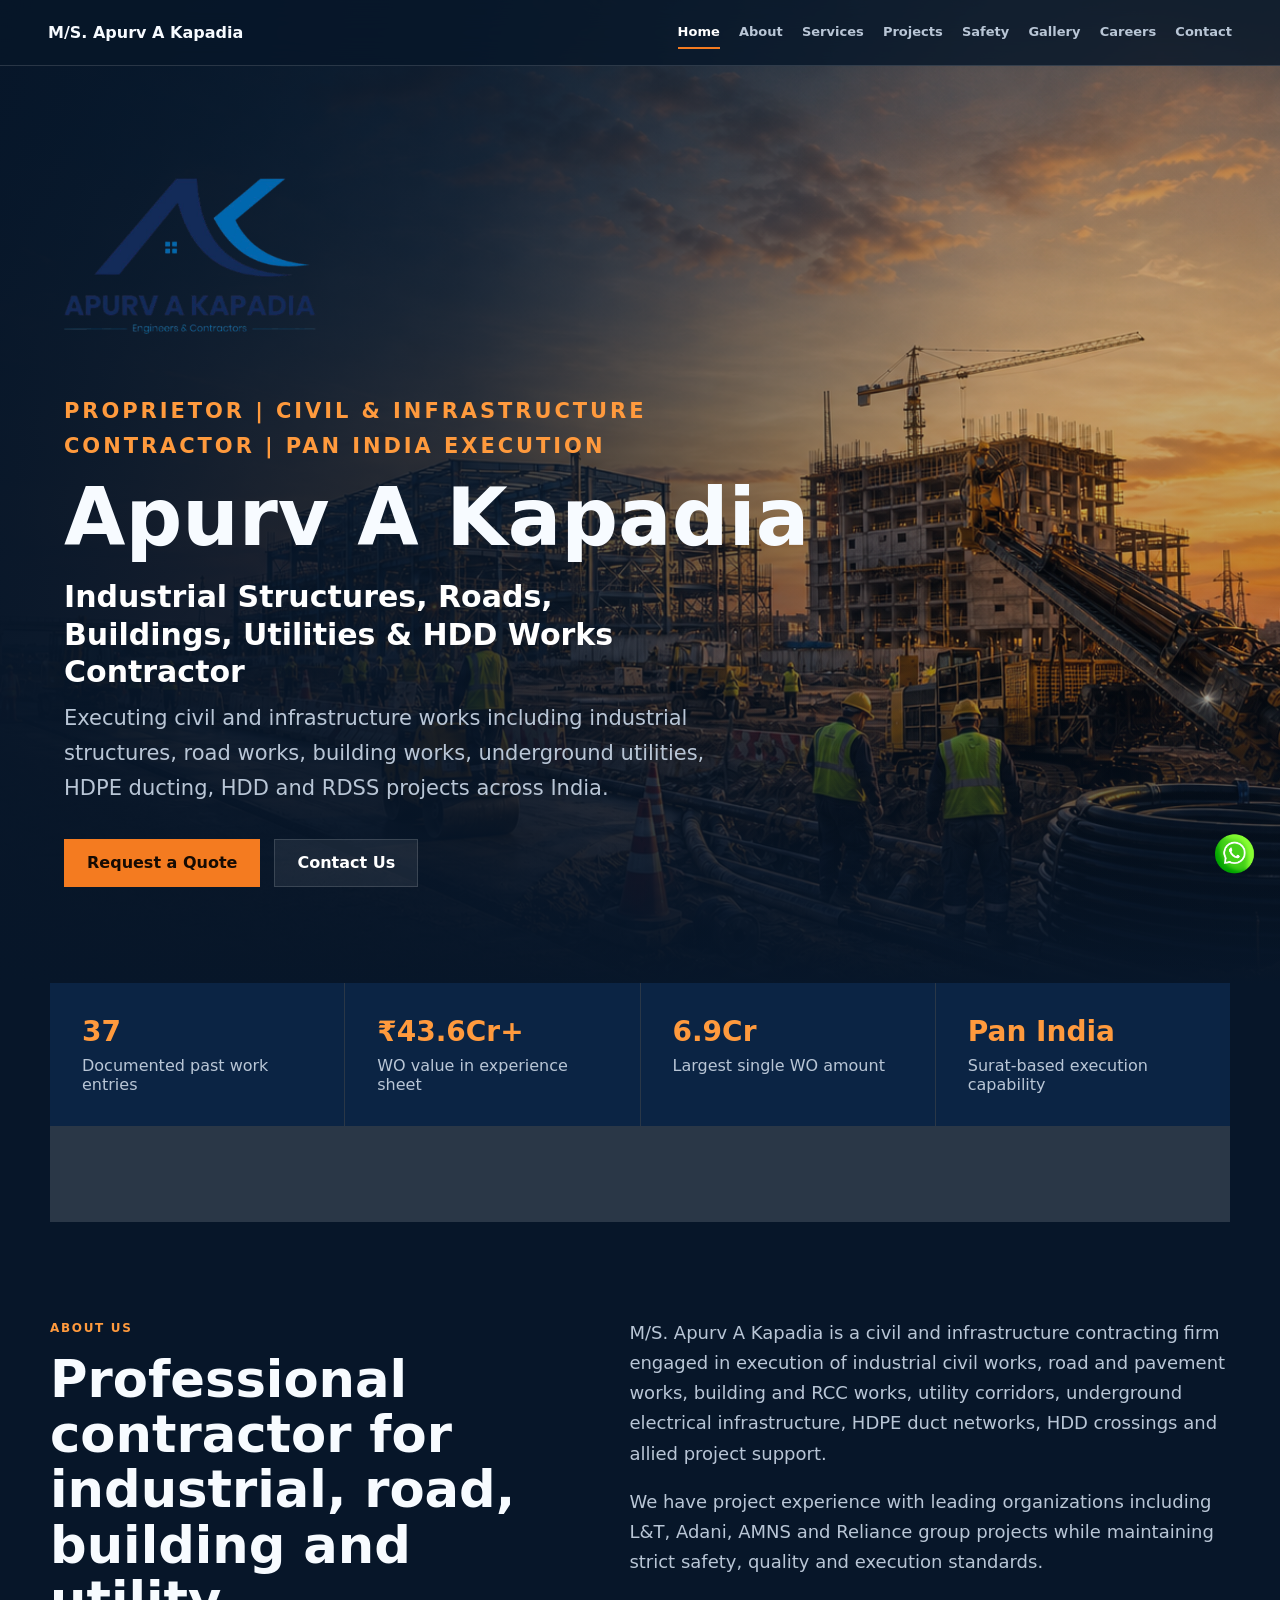
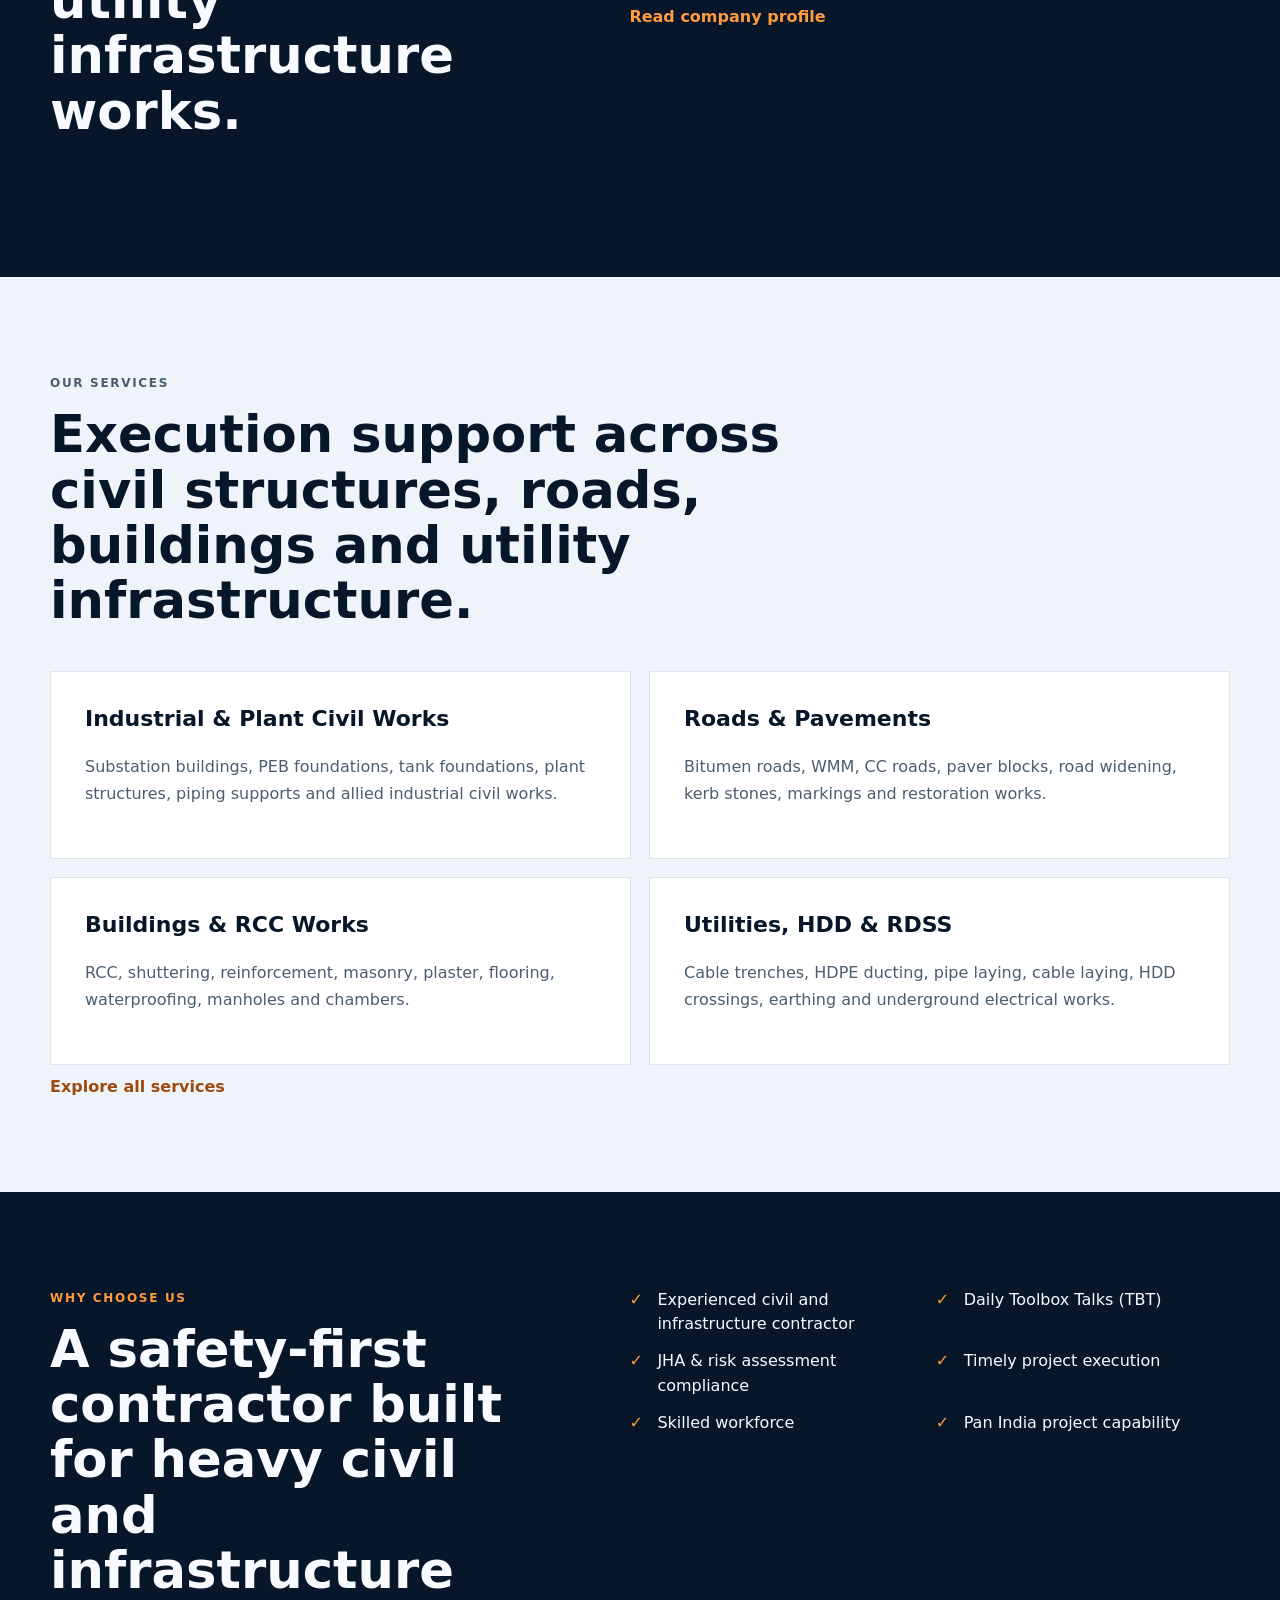
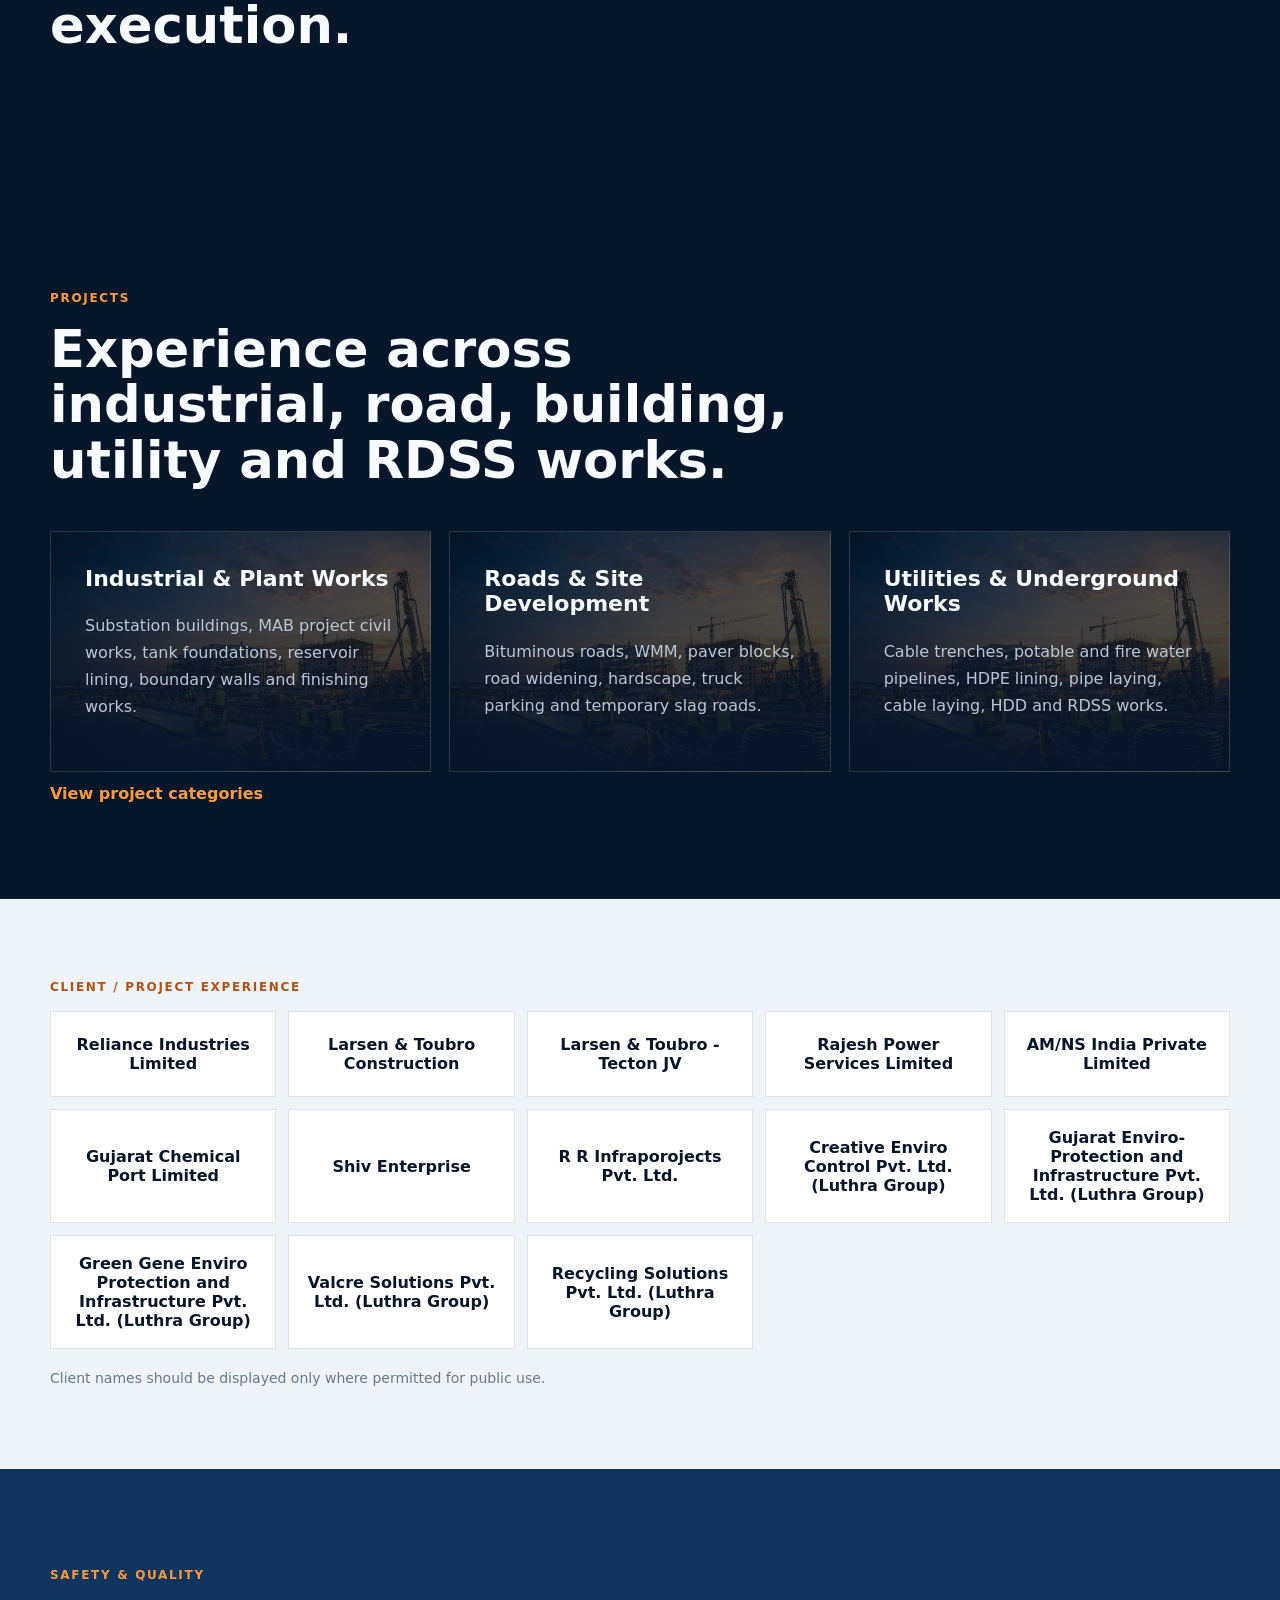
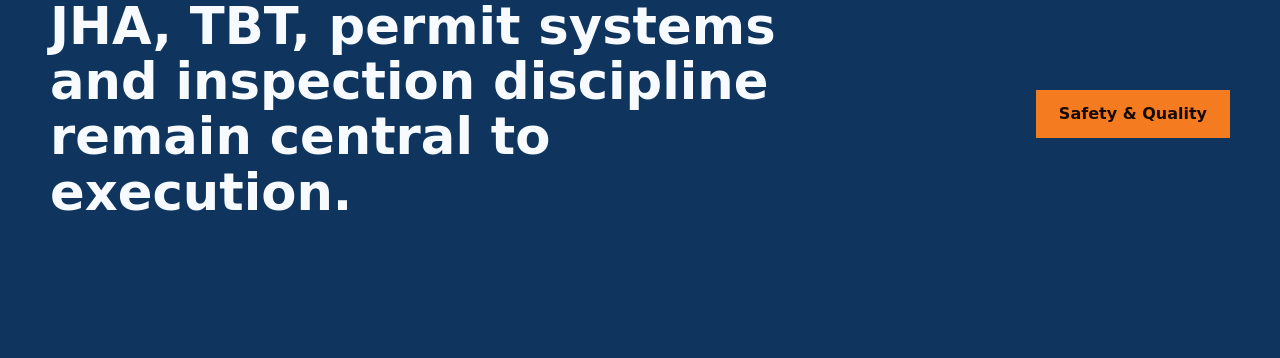
<file: index.html>
<!doctype html>
<html lang="en">
  <head>
    <!-- Google tag (gtag.js) -->
    <script async src="https://www.googletagmanager.com/gtag/js?id=G-T4Y4LTE9NX"></script>
    <script>
      window.dataLayer = window.dataLayer || [];
      function gtag(){dataLayer.push(arguments);}
      gtag('js', new Date());
      gtag('config', 'G-T4Y4LTE9NX');
    </script>
    <meta charset="utf-8">
    <meta name="viewport" content="width=device-width, initial-scale=1">
    <title>Apurv A Kapadia | Civil & Infrastructure Works Contractor</title>
    <meta name="description" content="M/S. Apurv A Kapadia is a Surat-based civil and infrastructure contractor executing industrial structures, roads, buildings, underground utilities, HDD and RDSS works across India.">
    <meta name="keywords" content="Civil Contractor Gujarat, Industrial Civil Works Contractor, Road Contractor India, Building Contractor Surat, Underground Cable Contractor, HDD Contractor India, RDSS Contractor">
    <meta property="og:title" content="M/S. Apurv A Kapadia">
    <meta property="og:description" content="Industrial structures, roads, buildings, underground utilities, HDD, HDPE ducting and RDSS project execution across India.">
    <meta property="og:type" content="website">
    <meta property="og:url" content="https://apurvkapadia.com">
    <meta property="og:image" content="HDD.png">
    <link rel="preload" as="image" href="HDD.png">
    <link rel="stylesheet" href="styles.css">
  </head>
  <body>
    <header class="site-header">
      <a class="brand" href="index.html" aria-label="M/S. Apurv A Kapadia home">
        <span>M/S. Apurv A Kapadia</span>
      </a>
      <button class="nav-toggle" type="button" aria-label="Open navigation" aria-expanded="false">
        <span></span><span></span><span></span>
      </button>
      <nav class="site-nav" aria-label="Primary navigation">
        <a class="active" href="index.html">Home</a>
        <a href="about.html">About</a>
        <a href="services.html">Services</a>
        <a href="projects.html">Projects</a>
        <a href="safety.html">Safety</a>
        <a href="gallery.html">Gallery</a>
        <a href="careers.html">Careers</a>
        <a href="contact.html">Contact</a>
      </nav>
    </header>

    <main>
      <section class="hero">
        <img class="hero-image" src="HDD.png" alt="Civil infrastructure site with HDD drilling machine and underground utility works">
        <div class="hero-overlay"></div>
        <div class="hero-content">
          <img class="hero-logo-large" src="apurv-logo.png" alt="Apurv logo">
          <p class="eyebrow">Proprietor | Civil & Infrastructure Contractor | Pan India Execution</p>
          <h1>Apurv A Kapadia</h1>
          <p class="hero-lede">Industrial Structures, Roads, Buildings, Utilities & HDD Works Contractor</p>
          <p>
            Executing civil and infrastructure works including industrial structures,
            road works, building works, underground utilities, HDPE ducting, HDD and
            RDSS projects across India.
          </p>
          <div class="hero-actions">
            <a class="btn primary" href="contact.html">Request a Quote</a>
            <a class="btn secondary" href="contact.html">Contact Us</a>
          </div>
        </div>
      </section>

      <section class="stats section">
        <div class="stat"><strong>37</strong><span>Documented past work entries</span></div>
        <div class="stat"><strong>₹43.6Cr+</strong><span>WO value in experience sheet</span></div>
        <div class="stat"><strong>6.9Cr</strong><span>Largest single WO amount</span></div>
        <div class="stat"><strong>Pan India</strong><span>Surat-based execution capability</span></div>
      </section>

      <section class="section split">
        <div>
          <p class="eyebrow">About Us</p>
          <h2>Professional contractor for industrial, road, building and utility infrastructure works.</h2>
        </div>
        <div class="copy-block">
          <p>
            M/S. Apurv A Kapadia is a civil and infrastructure contracting firm engaged
            in execution of industrial civil works, road and pavement works, building
            and RCC works, utility corridors, underground electrical infrastructure,
            HDPE duct networks, HDD crossings and allied project support.
          </p>
          <p>
            We have project experience with leading organizations including L&T, Adani,
            AMNS and Reliance group projects while maintaining strict safety, quality
            and execution standards.
          </p>
          <a class="text-link" href="about.html">Read company profile</a>
        </div>
      </section>

      <section class="service-band">
        <div class="section">
          <div class="section-heading">
            <p class="eyebrow">Our Services</p>
          <h2>Execution support across civil structures, roads, buildings and utility infrastructure.</h2>
          </div>
          <div class="card-grid">
            <article class="card"><h3>Industrial & Plant Civil Works</h3><p>Substation buildings, PEB foundations, tank foundations, plant structures, piping supports and allied industrial civil works.</p></article>
            <article class="card"><h3>Roads & Pavements</h3><p>Bitumen roads, WMM, CC roads, paver blocks, road widening, kerb stones, markings and restoration works.</p></article>
            <article class="card"><h3>Buildings & RCC Works</h3><p>RCC, shuttering, reinforcement, masonry, plaster, flooring, waterproofing, manholes and chambers.</p></article>
            <article class="card"><h3>Utilities, HDD & RDSS</h3><p>Cable trenches, HDPE ducting, pipe laying, cable laying, HDD crossings, earthing and underground electrical works.</p></article>
          </div>
          <a class="text-link dark" href="services.html">Explore all services</a>
        </div>
      </section>

      <section class="section split">
        <div>
          <p class="eyebrow">Why Choose Us</p>
          <h2>A safety-first contractor built for heavy civil and infrastructure execution.</h2>
        </div>
        <ul class="check-list">
          <li>Experienced civil and infrastructure contractor</li>
          <li>Daily Toolbox Talks (TBT)</li>
          <li>JHA & risk assessment compliance</li>
          <li>Timely project execution</li>
          <li>Skilled workforce</li>
          <li>Pan India project capability</li>
        </ul>
      </section>

      <section class="section">
        <div class="section-heading">
          <p class="eyebrow">Projects</p>
          <h2>Experience across industrial, road, building, utility and RDSS works.</h2>
        </div>
        <div class="project-grid">
          <article><h3>Industrial & Plant Works</h3><p>Substation buildings, MAB project civil works, tank foundations, reservoir lining, boundary walls and finishing works.</p></article>
          <article><h3>Roads & Site Development</h3><p>Bituminous roads, WMM, paver blocks, road widening, hardscape, truck parking and temporary slag roads.</p></article>
          <article><h3>Utilities & Underground Works</h3><p>Cable trenches, potable and fire water pipelines, HDPE lining, pipe laying, cable laying, HDD and RDSS works.</p></article>
        </div>
        <a class="text-link" href="projects.html">View project categories</a>
      </section>

      <section class="client-band">
        <div class="section">
          <p class="eyebrow">Client / Project Experience</p>
          <div class="client-strip">
            <span>Reliance Industries Limited</span>
            <span>Larsen & Toubro Construction</span>
            <span>Larsen & Toubro - Tecton JV</span>
            <span>Rajesh Power Services Limited</span>
            <span>AM/NS India Private Limited</span>
            <span>Gujarat Chemical Port Limited</span>
            <span>Shiv Enterprise</span>
            <span>R R Infraporojects Pvt. Ltd.</span>
            <span>Creative Enviro Control Pvt. Ltd. (Luthra Group)</span>
            <span>Gujarat Enviro-Protection and Infrastructure Pvt. Ltd. (Luthra Group)</span>
            <span>Green Gene Enviro Protection and Infrastructure Pvt. Ltd. (Luthra Group)</span>
            <span>Valcre Solutions Pvt. Ltd. (Luthra Group)</span>
            <span>Recycling Solutions Pvt. Ltd. (Luthra Group)</span>
          </div>
          <p class="fine-print">Client names should be displayed only where permitted for public use.</p>
        </div>
      </section>

      <section class="safety-callout">
        <div class="section safety-inner">
          <div>
            <p class="eyebrow">Safety & Quality</p>
            <h2>JHA, TBT, permit systems and inspection discipline remain central to execution.</h2>
          </div>
          <a class="btn primary" href="safety.html">Safety & Quality</a>
        </div>
      </section>
    </main>

    <a class="whatsapp" href="https://wa.me/917990243742" aria-label="Chat on WhatsApp">
      <img class="whatsapp-img" src="whatspp.png" alt="WhatsApp">
    </a>
    <script src="script.js"></script>
  </body>
</html>
</file>
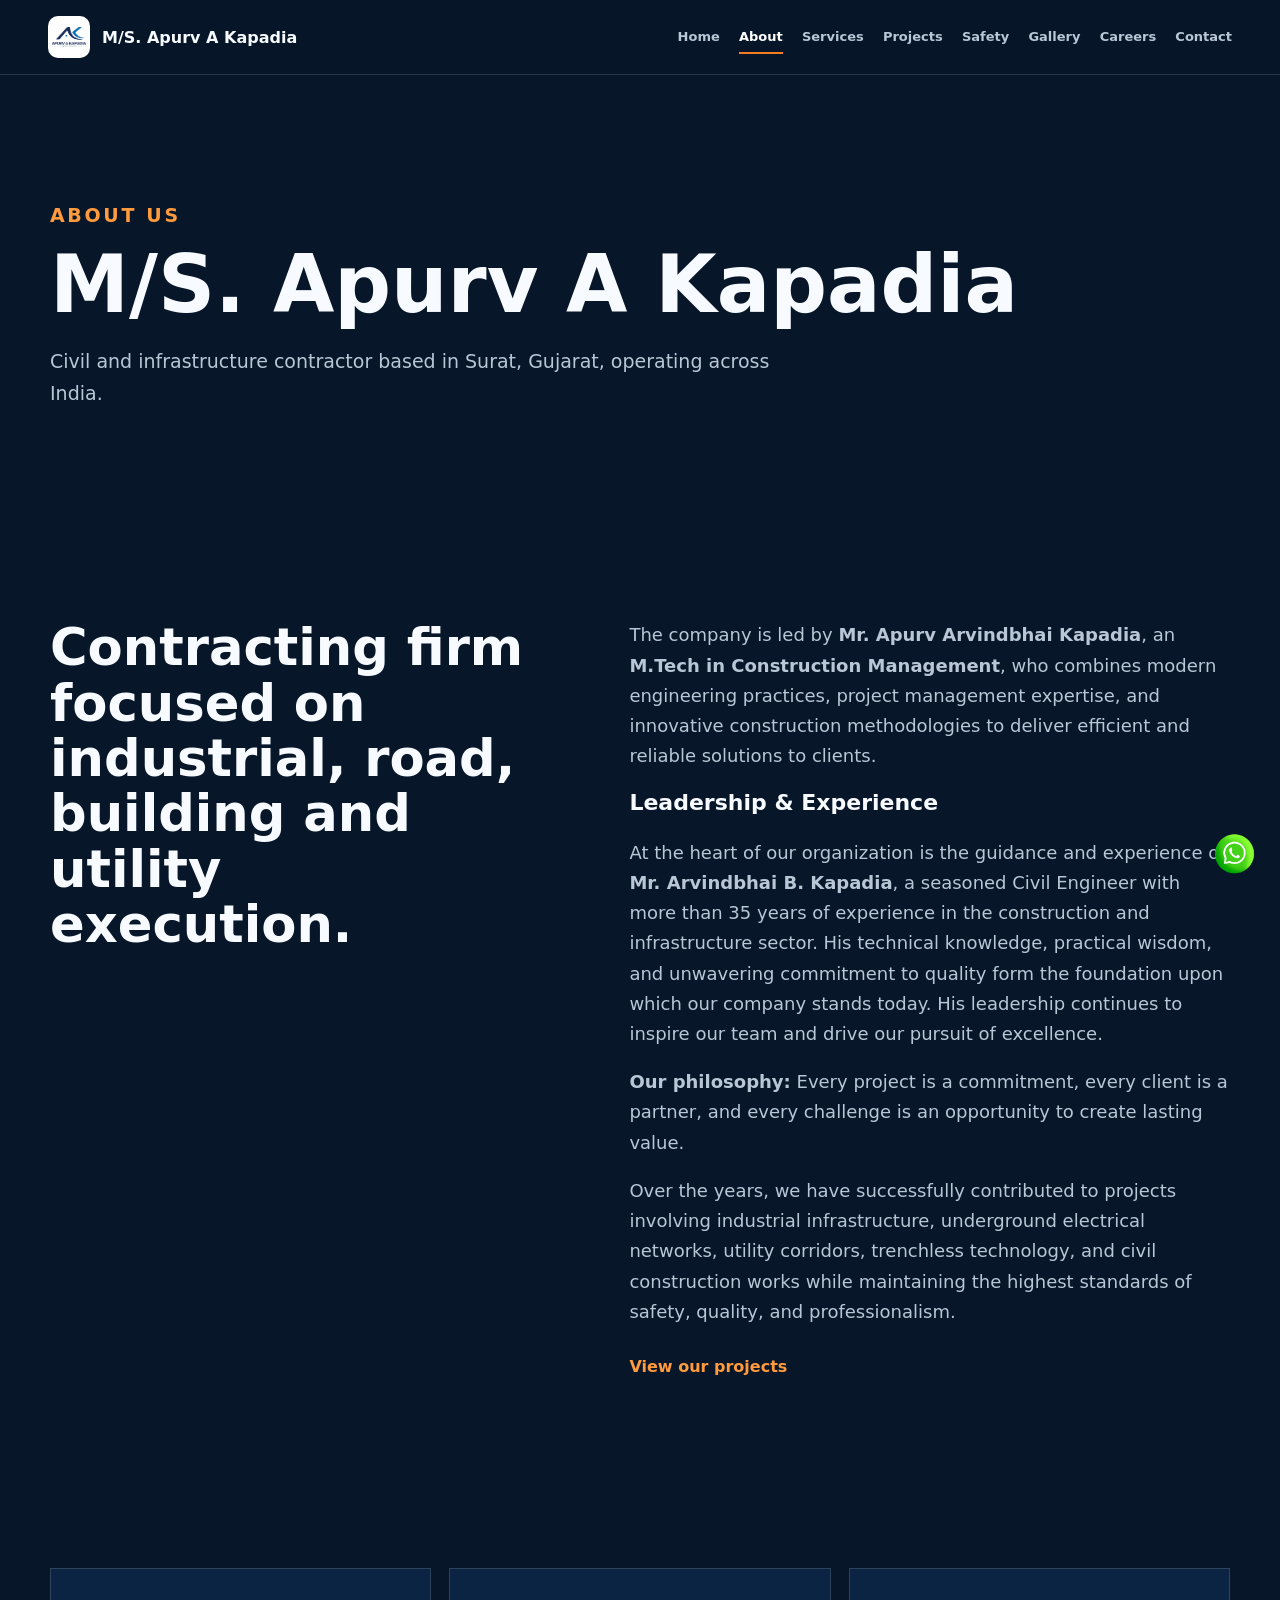
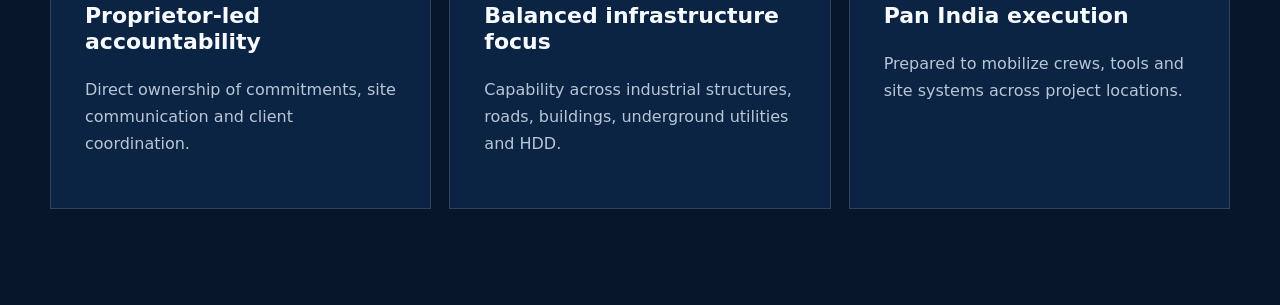
<file: about.html>
<!doctype html>
<html lang="en">
  <head>
    <!-- Google tag (gtag.js) -->
    <script async src="https://www.googletagmanager.com/gtag/js?id=G-T4Y4LTE9NX"></script>
    <script>
      window.dataLayer = window.dataLayer || [];
      function gtag(){dataLayer.push(arguments);}
      gtag('js', new Date());
      gtag('config', 'G-T4Y4LTE9NX');
    </script>
    <meta charset="utf-8">
    <meta name="viewport" content="width=device-width, initial-scale=1">
    <title>About Us | M/S. Apurv A Kapadia</title>
    <meta name="description" content="About M/S. Apurv A Kapadia, civil and infrastructure contractor based in Surat, Gujarat with experience in industrial, road, building, utility and HDD works.">
    <link rel="stylesheet" href="styles.css">
  </head>
  <body>
    <header class="site-header">
      <a class="brand" href="index.html" aria-label="M/S. Apurv A Kapadia home">
        <img class="brand-logo" src="apurv-logo.png" alt="Apurv logo">
        <span>M/S. Apurv A Kapadia</span>
      </a>
      <button class="nav-toggle" type="button" aria-label="Open navigation" aria-expanded="false"><span></span><span></span><span></span></button>
      <nav class="site-nav" aria-label="Primary navigation">
        <a href="index.html">Home</a><a class="active" href="about.html">About</a><a href="services.html">Services</a><a href="projects.html">Projects</a><a href="safety.html">Safety</a><a href="gallery.html">Gallery</a><a href="careers.html">Careers</a><a href="contact.html">Contact</a>
      </nav>
    </header>
    <main class="page">
      <section class="page-hero section">
        <p class="eyebrow">About Us</p>
        <h1>M/S. Apurv A Kapadia</h1>
        <p>Civil and infrastructure contractor based in Surat, Gujarat, operating across India.</p>
      </section>
      <section class="section split">
        <div><h2>Contracting firm focused on industrial, road, building and utility execution.</h2></div>
        <div class="copy-block">
          <p>The company is led by <strong>Mr. Apurv Arvindbhai Kapadia</strong>, an <strong>M.Tech in Construction Management</strong>, who combines modern engineering practices, project management expertise, and innovative construction methodologies to deliver efficient and reliable solutions to clients.</p>

          <div class="founder">
            <h3>Leadership & Experience</h3>
            <p>At the heart of our organization is the guidance and experience of <strong>Mr. Arvindbhai B. Kapadia</strong>, a seasoned Civil Engineer with more than 35 years of experience in the construction and infrastructure sector. His technical knowledge, practical wisdom, and unwavering commitment to quality form the foundation upon which our company stands today. His leadership continues to inspire our team and drive our pursuit of excellence.</p>
          </div>

          <p><strong>Our philosophy:</strong> Every project is a commitment, every client is a partner, and every challenge is an opportunity to create lasting value.</p>

          <p>Over the years, we have successfully contributed to projects involving industrial infrastructure, underground electrical networks, utility corridors, trenchless technology, and civil construction works while maintaining the highest standards of safety, quality, and professionalism.</p>

          <a class="text-link" href="projects.html">View our projects</a>
        </div>
      </section>
      <section class="section values">
        <article><h3>Proprietor-led accountability</h3><p>Direct ownership of commitments, site communication and client coordination.</p></article>
        <article><h3>Balanced infrastructure focus</h3><p>Capability across industrial structures, roads, buildings, underground utilities and HDD.</p></article>
        <article><h3>Pan India execution</h3><p>Prepared to mobilize crews, tools and site systems across project locations.</p></article>
      </section>
    </main>
    <a class="whatsapp" href="https://wa.me/917990243742" aria-label="Chat on WhatsApp">
      <img class="whatsapp-img" src="whatspp.png" alt="WhatsApp">
    </a>
    <script src="script.js"></script>
  </body>
</html>
</file>
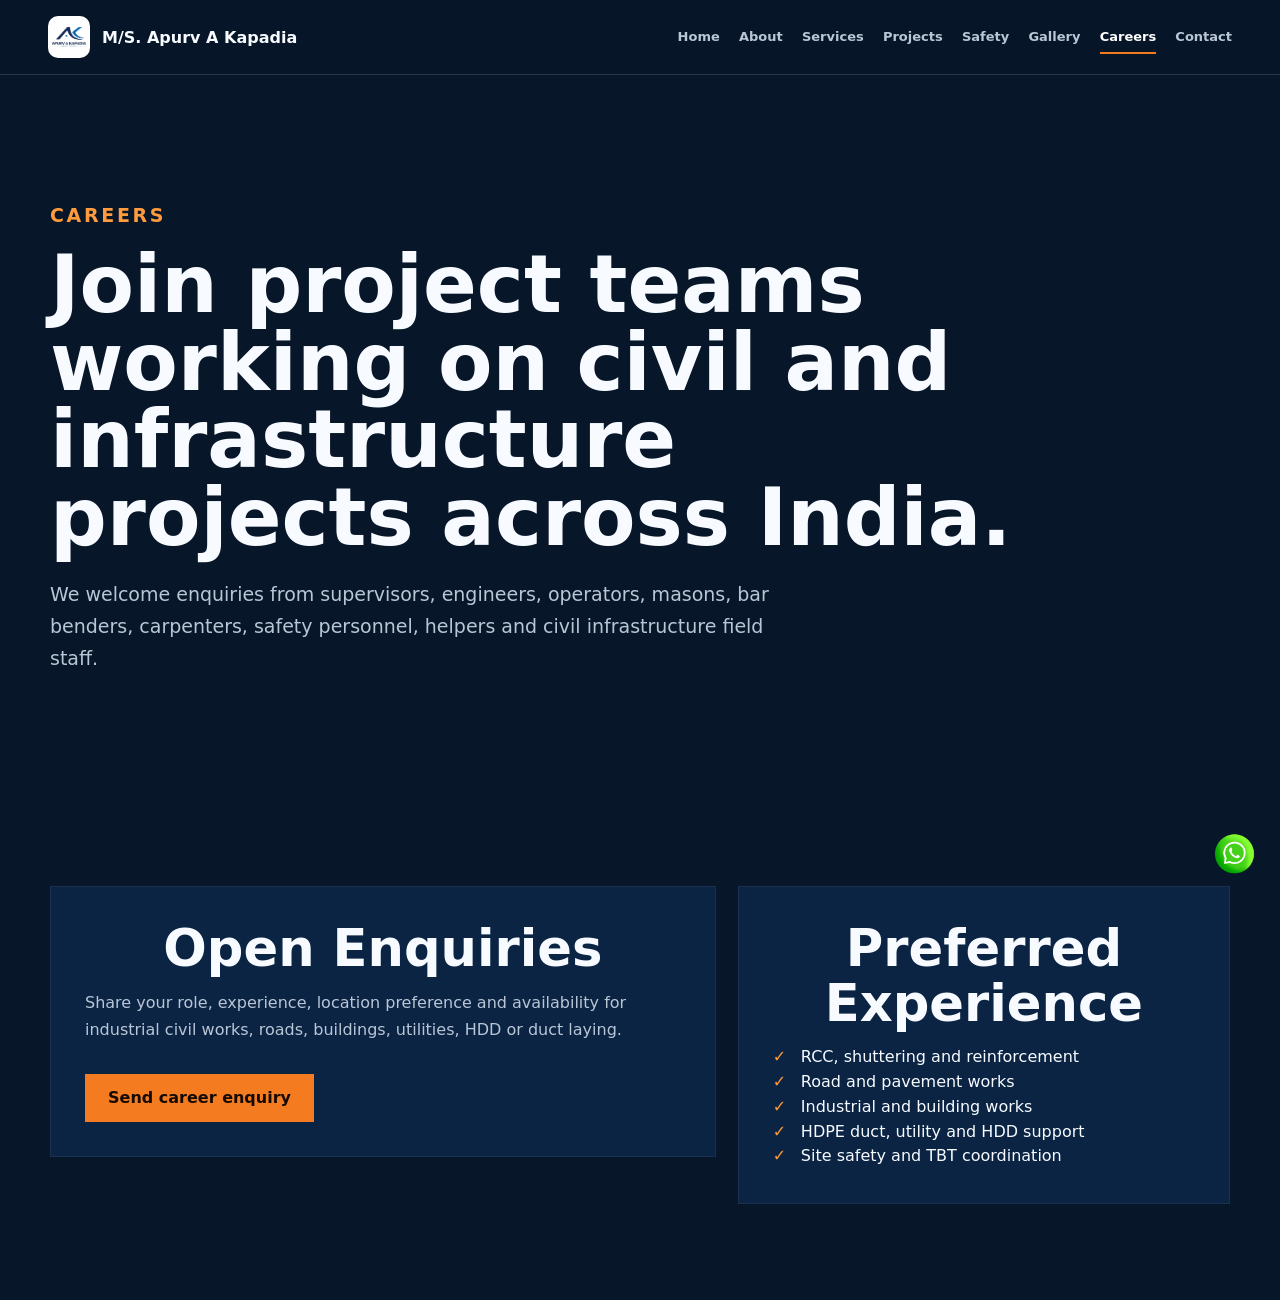
<file: careers.html>
<!doctype html>
<html lang="en">
  <head>
    <!-- Google tag (gtag.js) -->
    <script async src="https://www.googletagmanager.com/gtag/js?id=G-T4Y4LTE9NX"></script>
    <script>
      window.dataLayer = window.dataLayer || [];
      function gtag(){dataLayer.push(arguments);}
      gtag('js', new Date());
      gtag('config', 'G-T4Y4LTE9NX');
    </script>
    <meta charset="utf-8">
    <meta name="viewport" content="width=device-width, initial-scale=1">
    <title>Careers | M/S. Apurv A Kapadia</title>
    <meta name="description" content="Careers and workforce enquiries for civil, industrial, road, building, utility and HDD project teams.">
    <link rel="stylesheet" href="styles.css">
  </head>
  <body class="careers-page">
    <header class="site-header">
      <a class="brand" href="index.html" aria-label="M/S. Apurv A Kapadia home">
        <img class="brand-logo" src="apurv-logo.png" alt="Apurv logo">
        <span>M/S. Apurv A Kapadia</span>
      </a>
      <button class="nav-toggle" type="button" aria-label="Open navigation" aria-expanded="false"><span></span><span></span><span></span></button>
      <nav class="site-nav" aria-label="Primary navigation">
        <a href="index.html">Home</a><a href="about.html">About</a><a href="services.html">Services</a><a href="projects.html">Projects</a><a href="safety.html">Safety</a><a href="gallery.html">Gallery</a><a class="active" href="careers.html">Careers</a><a href="contact.html">Contact</a>
      </nav>
    </header>
    <main class="page">
      <section class="page-hero section">
        <p class="eyebrow">Careers</p>
        <h1>Join project teams working on civil and infrastructure projects across India.</h1>
        <p>We welcome enquiries from supervisors, engineers, operators, masons, bar benders, carpenters, safety personnel, helpers and civil infrastructure field staff.</p>
      </section>
      <section class="section contact-layout">
        <div class="contact-panel">
          <h2>Open Enquiries</h2>
          <p>Share your role, experience, location preference and availability for industrial civil works, roads, buildings, utilities, HDD or duct laying.</p>
          <a class="btn primary" href="mailto:apurv@apurvkapadia.com?subject=Career%20Enquiry%20-%20M%2FS.%20Apurv%20A%20Kapadia">Send career enquiry</a>
        </div>
        <div class="contact-panel">
          <h2>Preferred Experience</h2>
          <ul class="plain-list"><li>RCC, shuttering and reinforcement</li><li>Road and pavement works</li><li>Industrial and building works</li><li>HDPE duct, utility and HDD support</li><li>Site safety and TBT coordination</li></ul>
        </div>
      </section>
    </main>
    <a class="whatsapp" href="https://wa.me/917990243742" aria-label="Chat on WhatsApp">
      <img class="whatsapp-img" src="whatspp.png" alt="WhatsApp">
    </a>
    <script src="script.js"></script>
  </body>
</html>
</file>
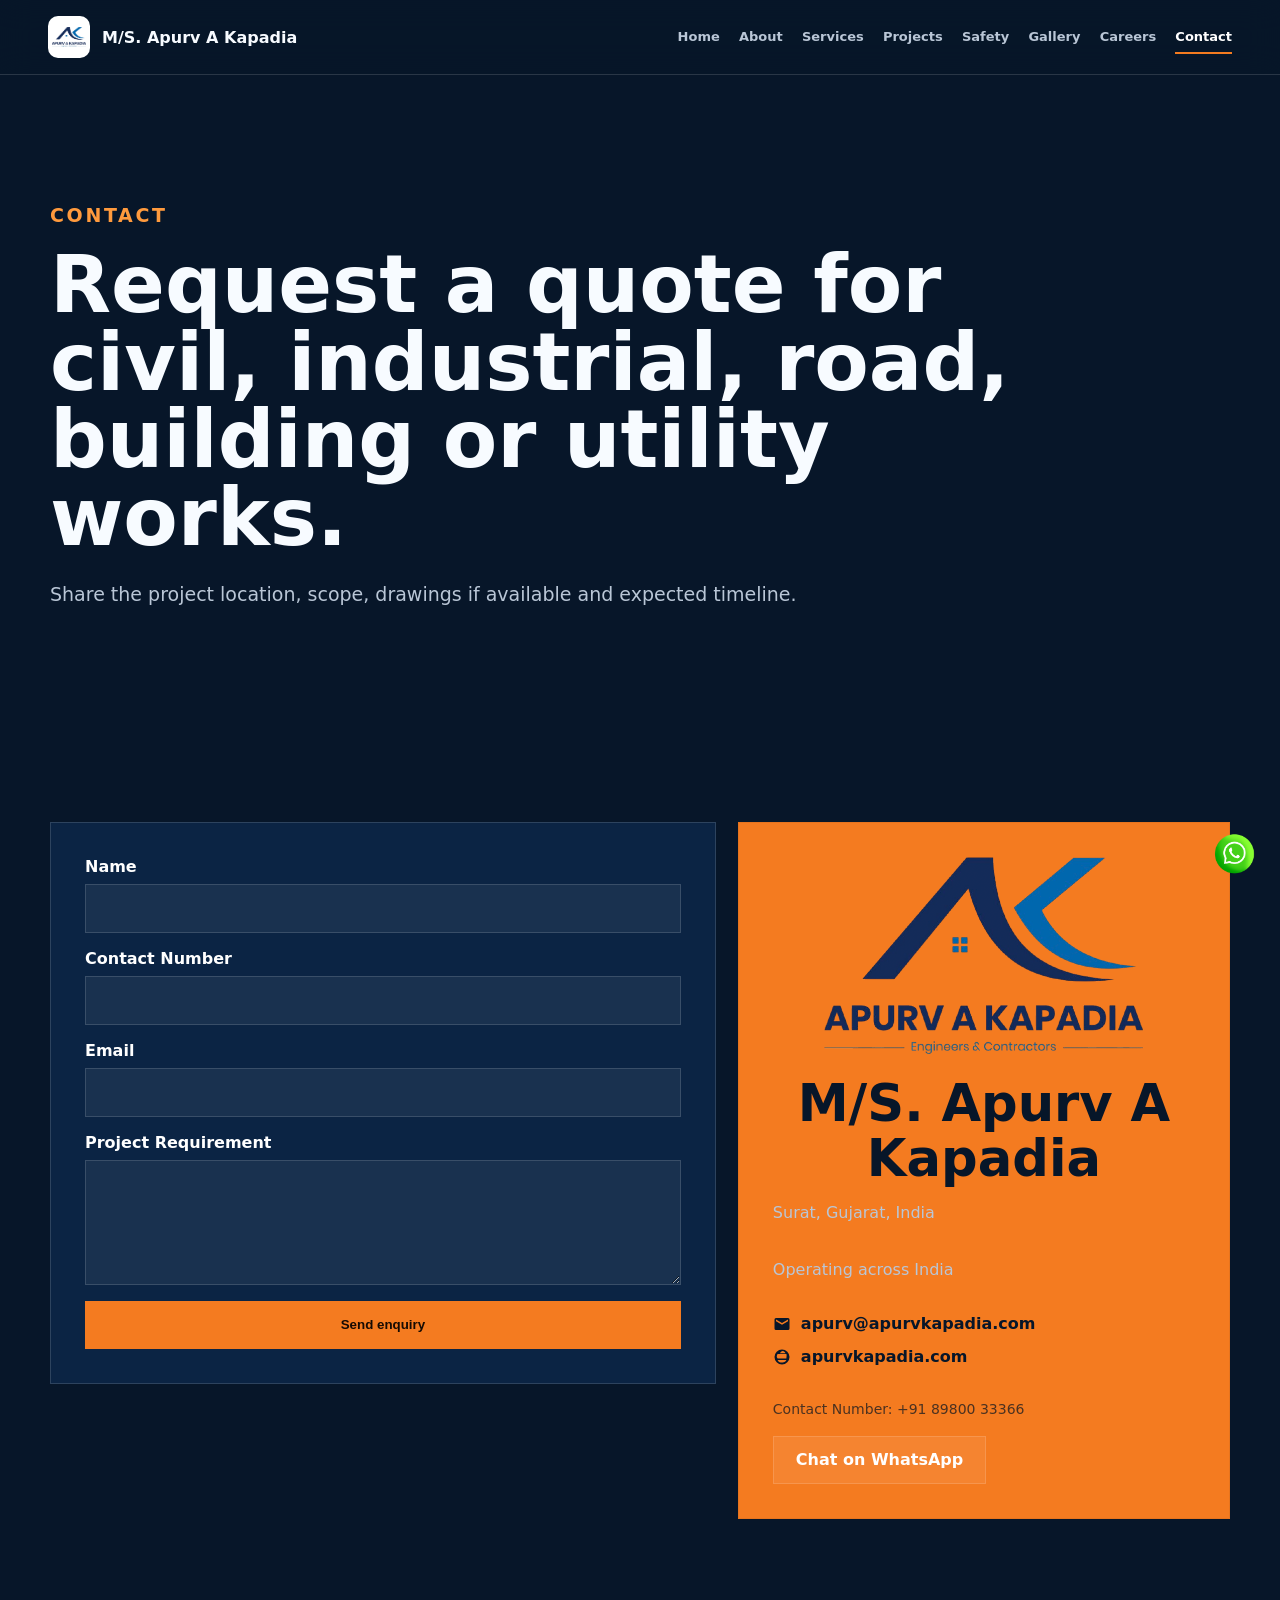
<file: contact.html>
<!doctype html>
<html lang="en">
  <head>
    <!-- Google tag (gtag.js) -->
    <script async src="https://www.googletagmanager.com/gtag/js?id=G-T4Y4LTE9NX"></script>
    <script>
      window.dataLayer = window.dataLayer || [];
      function gtag(){dataLayer.push(arguments);}
      gtag('js', new Date());
      gtag('config', 'G-T4Y4LTE9NX');
    </script>
    <meta charset="utf-8">
    <meta name="viewport" content="width=device-width, initial-scale=1">
    <title>Contact | M/S. Apurv A Kapadia</title>
    <meta name="description" content="Contact M/S. Apurv A Kapadia in Surat, Gujarat for civil, industrial, road, building, utility, HDD and RDSS works.">
    <link rel="stylesheet" href="styles.css">
  </head>
  <body>
    <header class="site-header">
      <a class="brand" href="index.html" aria-label="M/S. Apurv A Kapadia home">
        <img class="brand-logo" src="apurv-logo.png" alt="Apurv logo">
        <span>M/S. Apurv A Kapadia</span>
      </a>
      <button class="nav-toggle" type="button" aria-label="Open navigation" aria-expanded="false"><span></span><span></span><span></span></button>
      <nav class="site-nav" aria-label="Primary navigation">
        <a href="index.html">Home</a><a href="about.html">About</a><a href="services.html">Services</a><a href="projects.html">Projects</a><a href="safety.html">Safety</a><a href="gallery.html">Gallery</a><a href="careers.html">Careers</a><a class="active" href="contact.html">Contact</a>
      </nav>
    </header>
    <main class="page">
      <section class="page-hero section">
        <p class="eyebrow">Contact</p>
        <h1>Request a quote for civil, industrial, road, building or utility works.</h1>
        <p>Share the project location, scope, drawings if available and expected timeline.</p>
      </section>
      <section class="section contact-layout">
        <form class="contact-form" action="mailto:apurv@apurvkapadia.com" method="post" enctype="text/plain">
          <label>Name<input name="name" type="text" required></label>
          <label>Contact Number<input name="phone" type="tel" required></label>
          <label>Email<input name="email" type="email"></label>
          <label>Project Requirement<textarea name="message" rows="5" required></textarea></label>
          <button class="btn primary" type="submit">Send enquiry</button>
        </form>
        <aside class="contact-panel">
          <img class="contact-logo" src="apurv-logo.png" alt="Apurv logo">
          <h2>M/S. Apurv A Kapadia</h2>
          <p>Surat, Gujarat, India</p>
          <p>Operating across India</p>
          <a class="contact-link" href="mailto:apurv@apurvkapadia.com" aria-label="Email">
            <svg class="icon icon-mail" xmlns="http://www.w3.org/2000/svg" viewBox="0 0 24 24" aria-hidden="true"><path fill="currentColor" d="M20 4H4a2 2 0 0 0-2 2v12a2 2 0 0 0 2 2h16a2 2 0 0 0 2-2V6a2 2 0 0 0-2-2zm0 4.2l-8 4.8-8-4.8V6l8 4.8L20 6v2.2z"/></svg>
            <span>apurv@apurvkapadia.com</span>
          </a>
          <a class="contact-link" href="https://apurvkapadia.com" target="_blank" rel="noopener" aria-label="Website">
            <svg class="icon icon-globe" xmlns="http://www.w3.org/2000/svg" viewBox="0 0 24 24" aria-hidden="true"><path fill="currentColor" d="M12 2a10 10 0 1 0 0 20 10 10 0 0 0 0-20zm1 2.06c1.7.38 3.08 1.56 3.74 3.06H9.26C9.92 5.62 11.3 4.44 13 4.06zM6.1 8h11.8A8.02 8.02 0 0 1 18 12c0 .68-.07 1.35-.2 2H6.2A8.02 8.02 0 0 1 5 12c0-1.1.22-2.15.6-3zM6.1 16h11.8c-.6 1.5-2 2.68-3.7 3.06-1.7.38-3.6.38-5.3 0C8.1 18.68 6.7 17.5 6.1 16z"/></svg>
            <span>apurvkapadia.com</span>
          </a>
          <p class="fine-print">Contact Number: +91 89800 33366</p>
          <a class="btn secondary" href="https://wa.me/917990243742">Chat on WhatsApp</a>
        </aside>
      </section>
    </main>
    <a class="whatsapp" href="https://wa.me/917990243742" aria-label="Chat on WhatsApp">
      <img class="whatsapp-img" src="whatspp.png" alt="WhatsApp">
    </a>
    <script src="script.js"></script>
  </body>
</html>
</file>
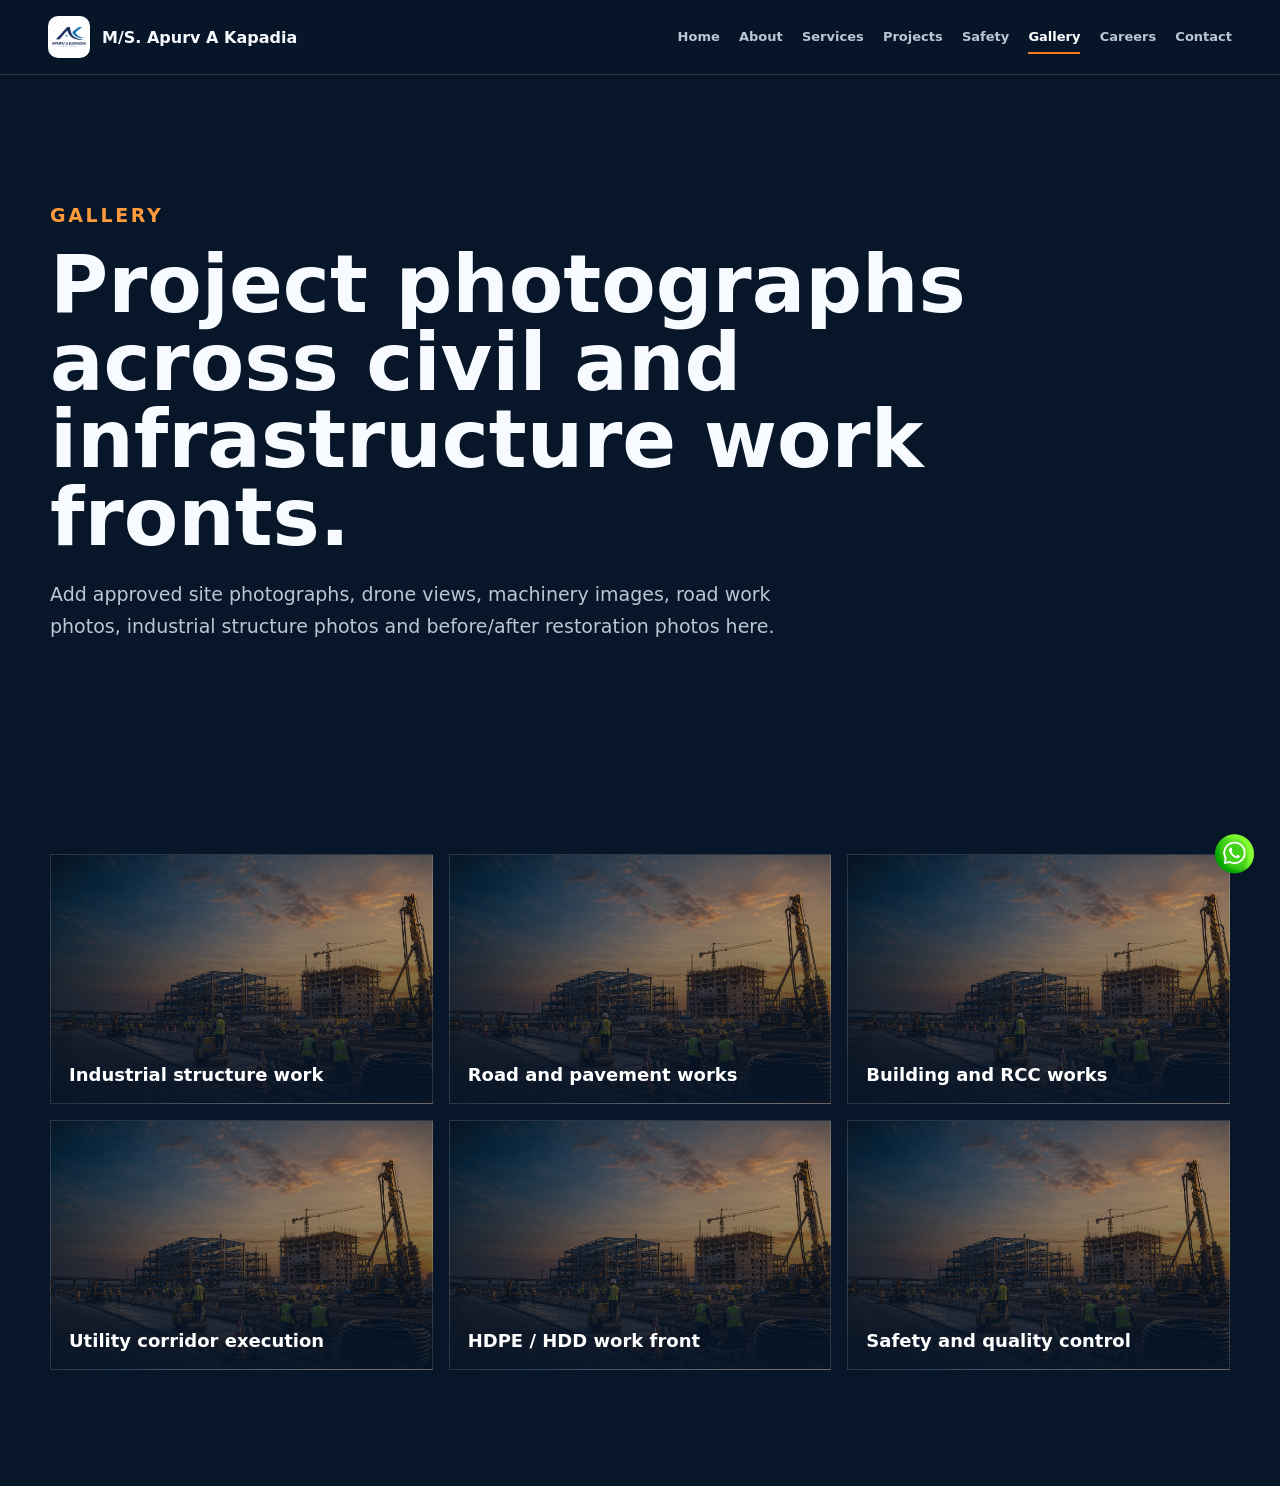
<file: gallery.html>
<!doctype html>
<html lang="en">
  <head>
    <!-- Google tag (gtag.js) -->
    <script async src="https://www.googletagmanager.com/gtag/js?id=G-T4Y4LTE9NX"></script>
    <script>
      window.dataLayer = window.dataLayer || [];
      function gtag(){dataLayer.push(arguments);}
      gtag('js', new Date());
      gtag('config', 'G-T4Y4LTE9NX');
    </script>
    <meta charset="utf-8">
    <meta name="viewport" content="width=device-width, initial-scale=1">
    <title>Gallery | M/S. Apurv A Kapadia</title>
    <meta name="description" content="Project gallery for industrial structures, roads, buildings, utilities, HDD and infrastructure work fronts.">
    <link rel="stylesheet" href="styles.css">
  </head>
  <body>
    <header class="site-header">
      <a class="brand" href="index.html" aria-label="M/S. Apurv A Kapadia home">
        <img class="brand-logo" src="apurv-logo.png" alt="Apurv logo">
        <span>M/S. Apurv A Kapadia</span>
      </a>
      <button class="nav-toggle" type="button" aria-label="Open navigation" aria-expanded="false"><span></span><span></span><span></span></button>
      <nav class="site-nav" aria-label="Primary navigation">
        <a href="index.html">Home</a><a href="about.html">About</a><a href="services.html">Services</a><a href="projects.html">Projects</a><a href="safety.html">Safety</a><a class="active" href="gallery.html">Gallery</a><a href="careers.html">Careers</a><a href="contact.html">Contact</a>
      </nav>
    </header>
    <main class="page">
      <section class="page-hero section">
        <p class="eyebrow">Gallery</p>
        <h1>Project photographs across civil and infrastructure work fronts.</h1>
        <p>Add approved site photographs, drone views, machinery images, road work photos, industrial structure photos and before/after restoration photos here.</p>
      </section>
      <section class="section gallery large">
        <article><span>Industrial structure work</span></article>
        <article><span>Road and pavement works</span></article>
        <article><span>Building and RCC works</span></article>
        <article><span>Utility corridor execution</span></article>
        <article><span>HDPE / HDD work front</span></article>
        <article><span>Safety and quality control</span></article>
      </section>
    </main>
    <a class="whatsapp" href="https://wa.me/917990243742" aria-label="Chat on WhatsApp">
      <img class="whatsapp-img" src="whatspp.png" alt="WhatsApp">
    </a>
    <script src="script.js"></script>
  </body>
</html>
</file>
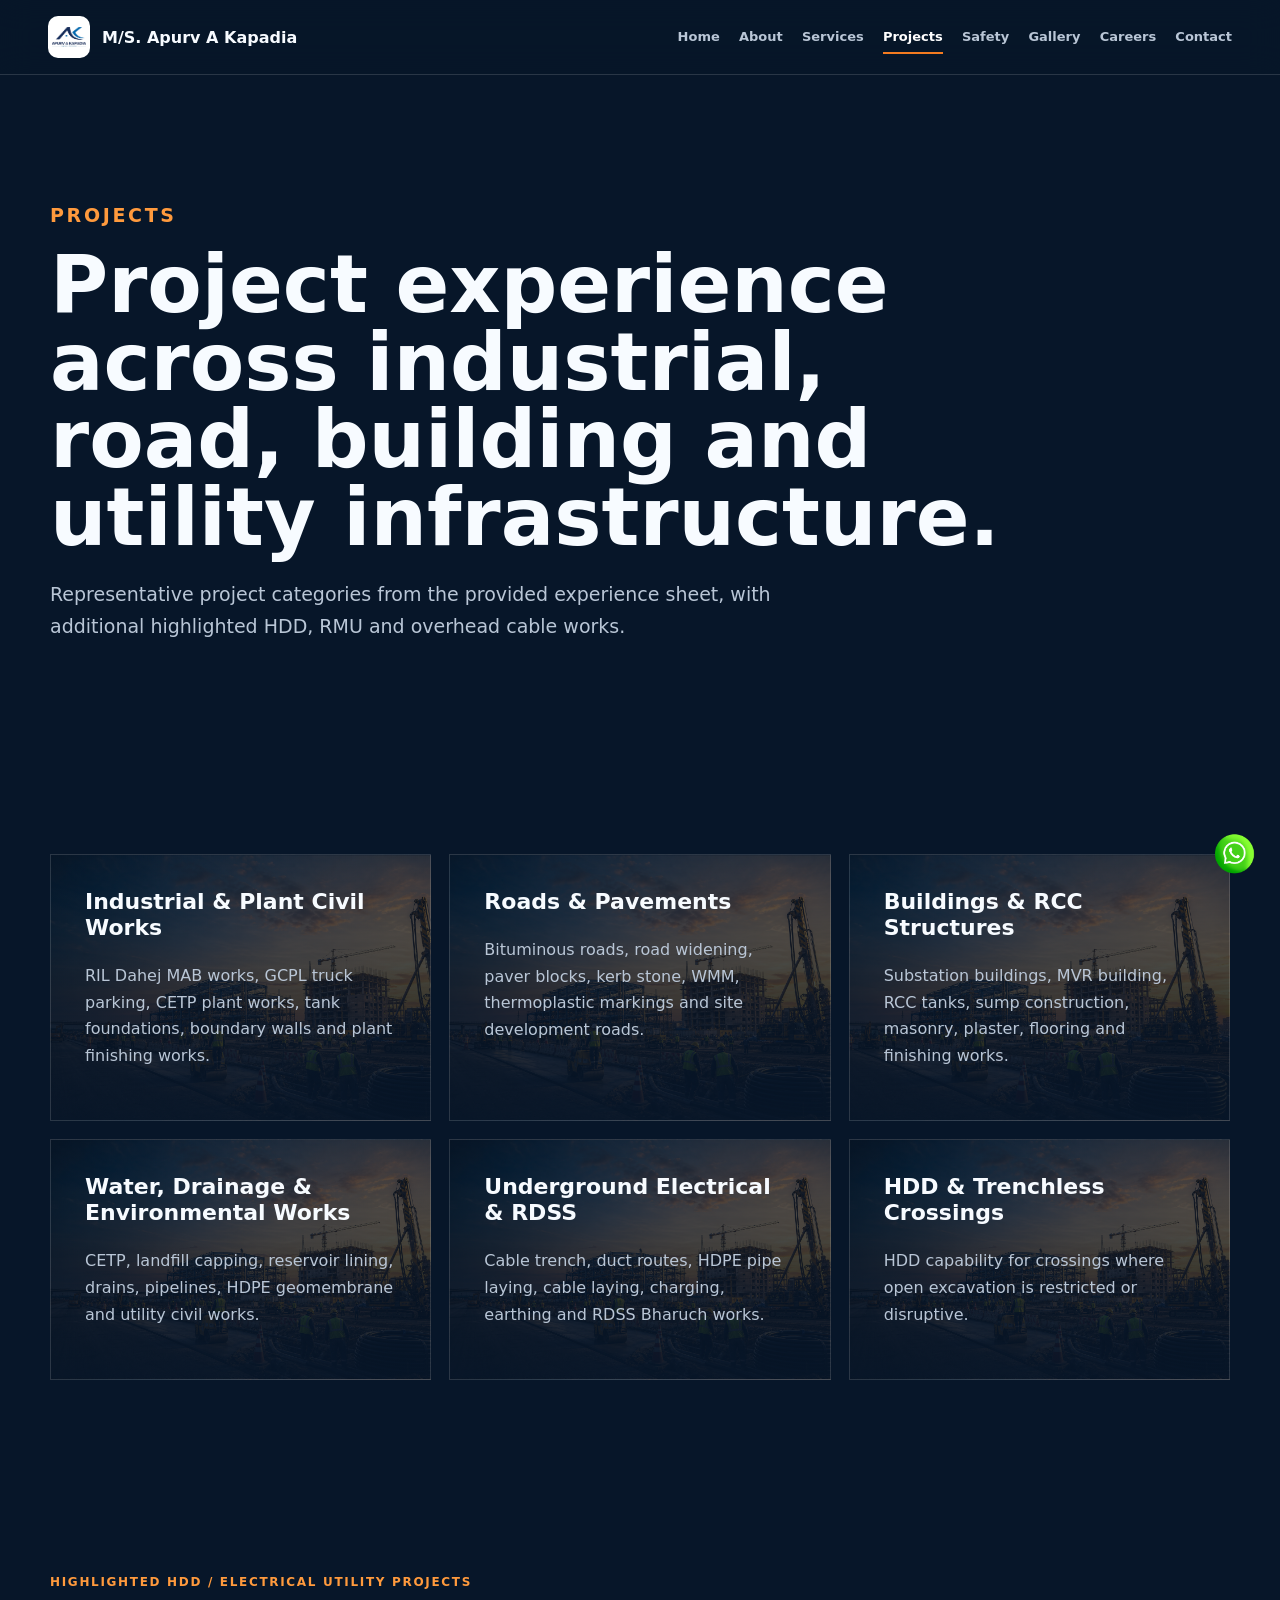
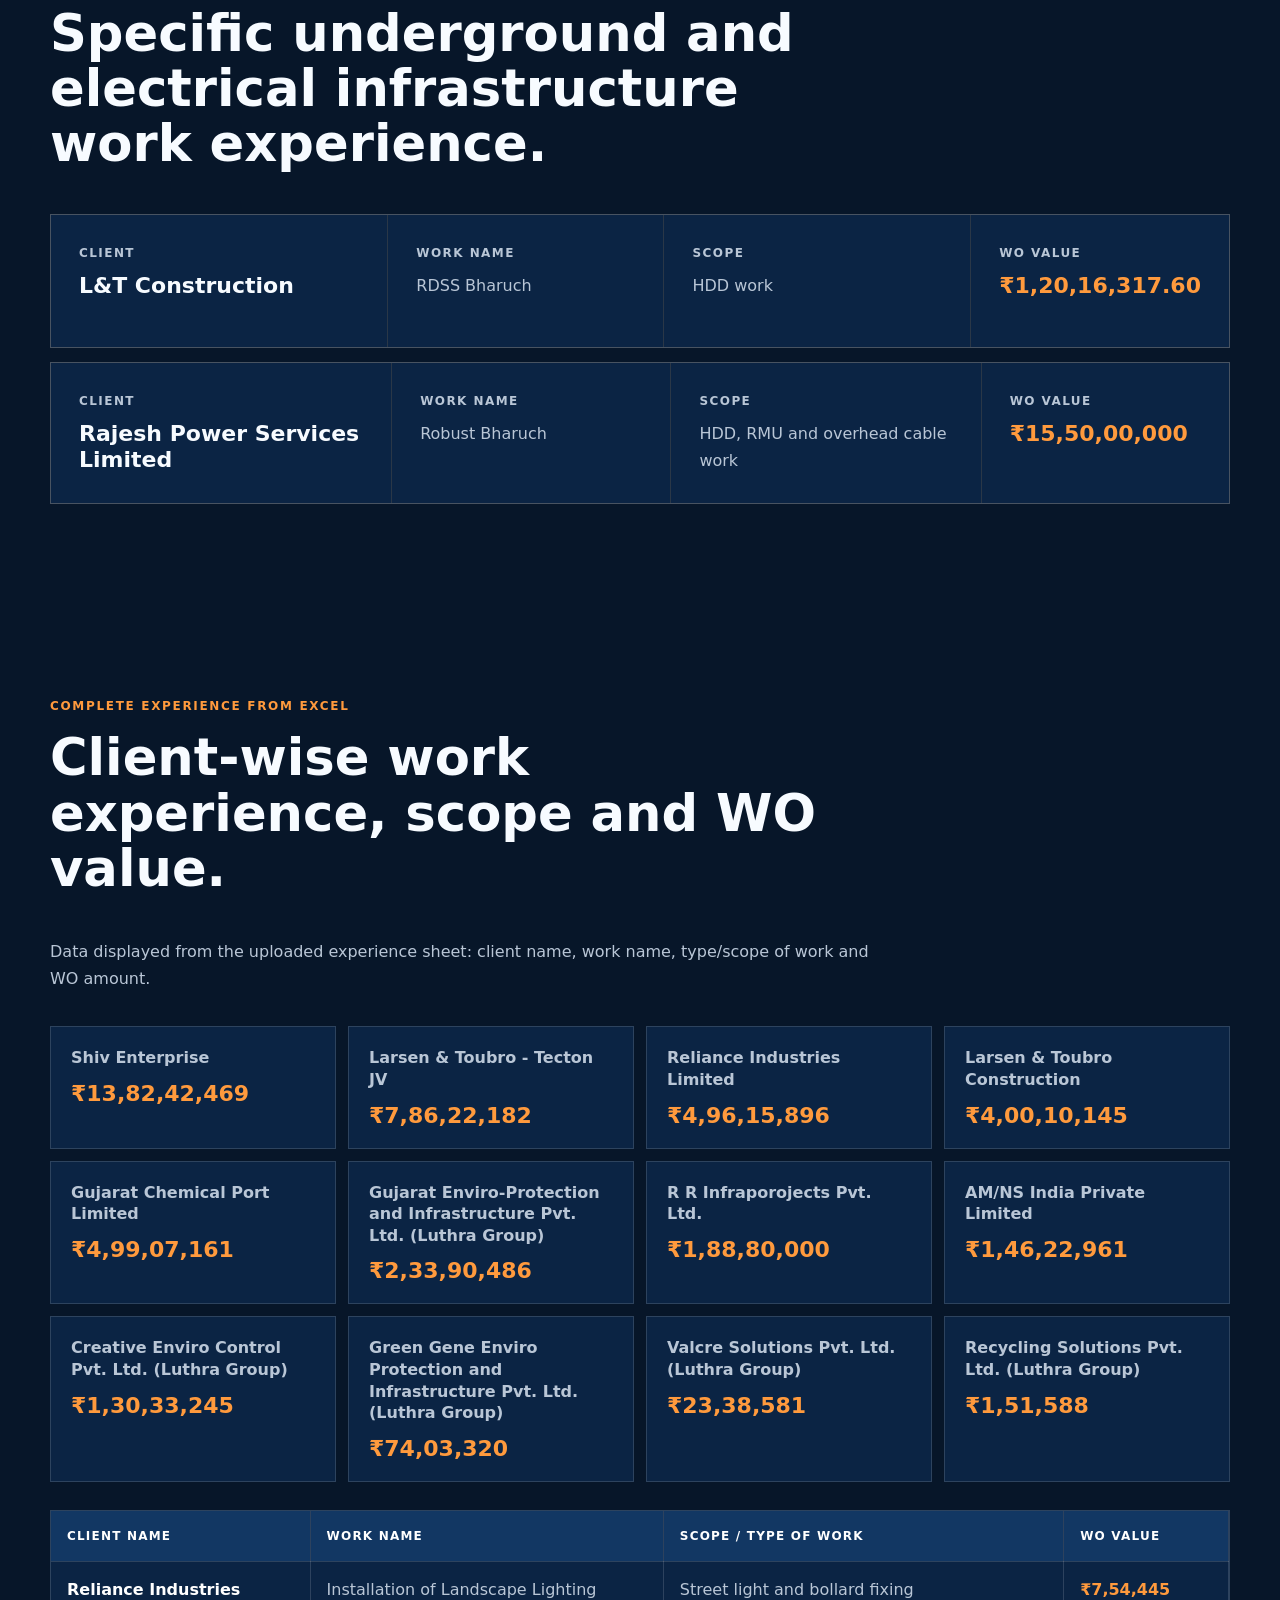
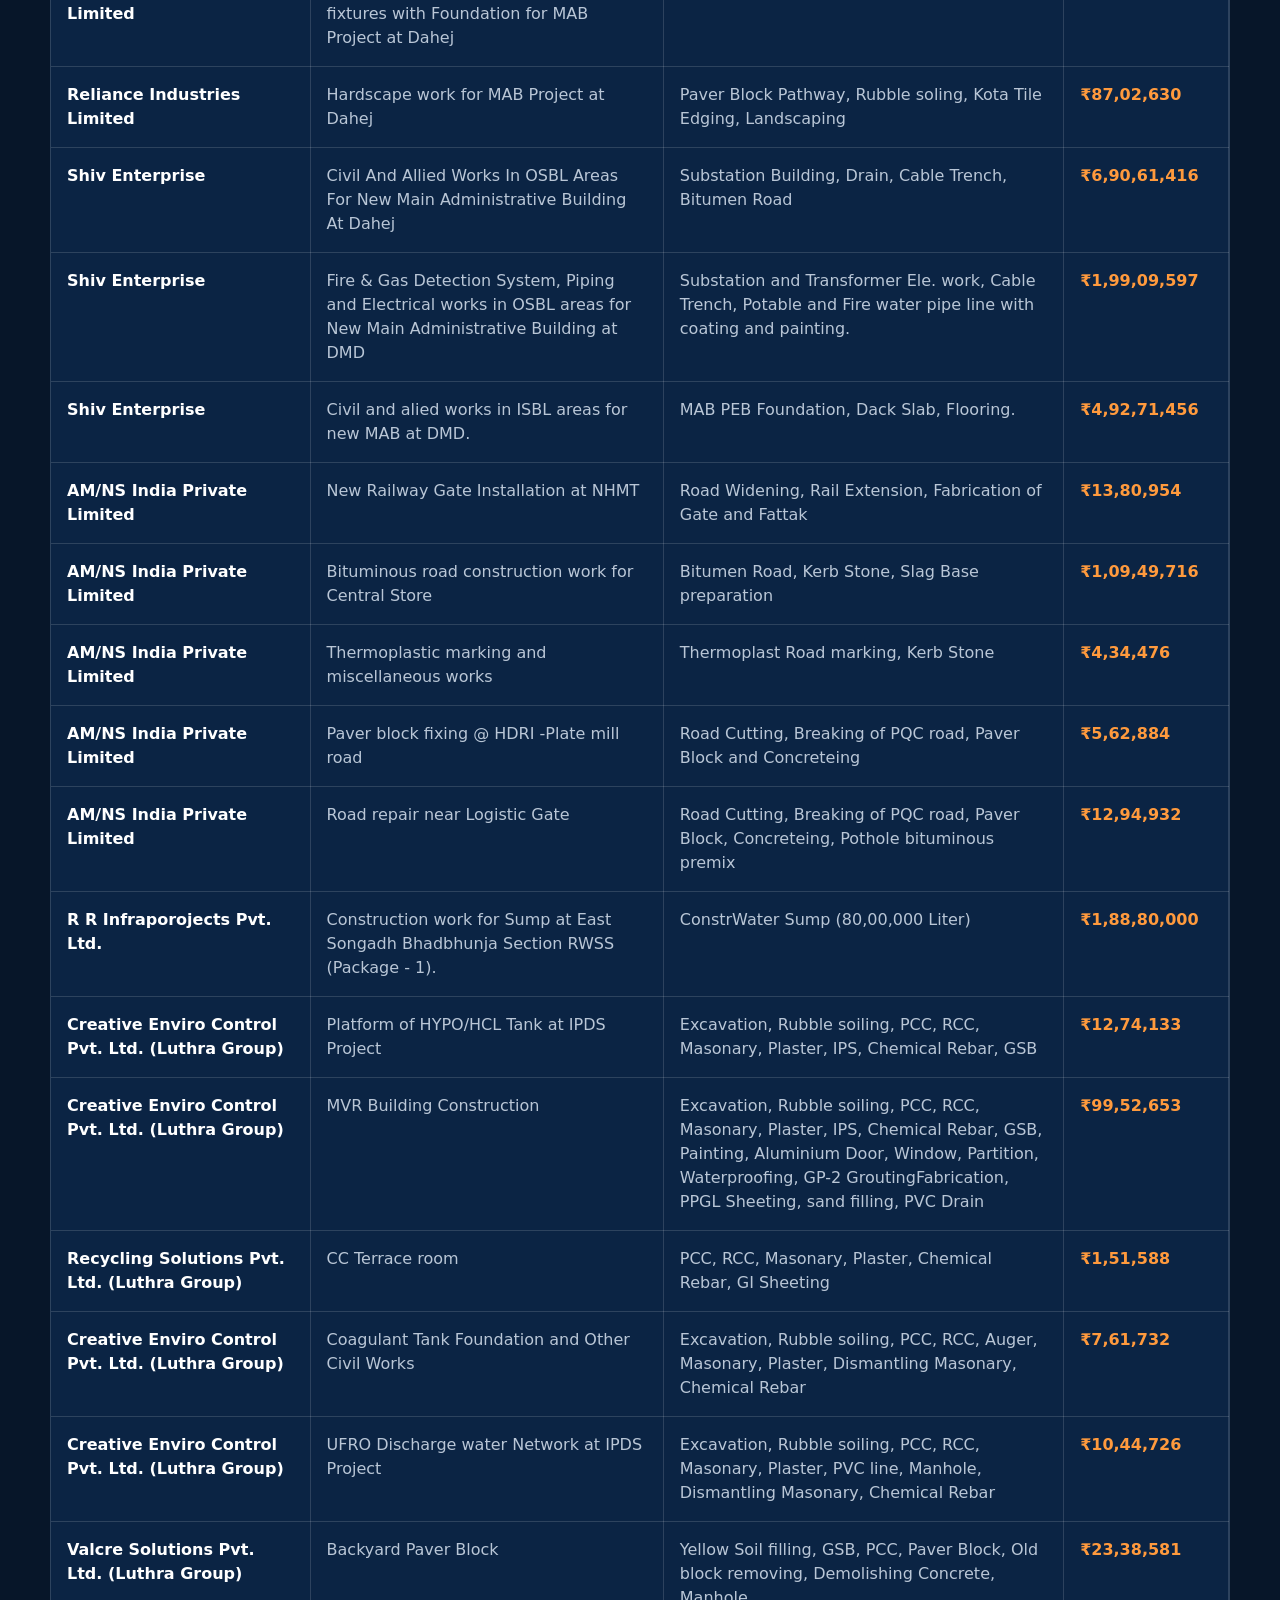
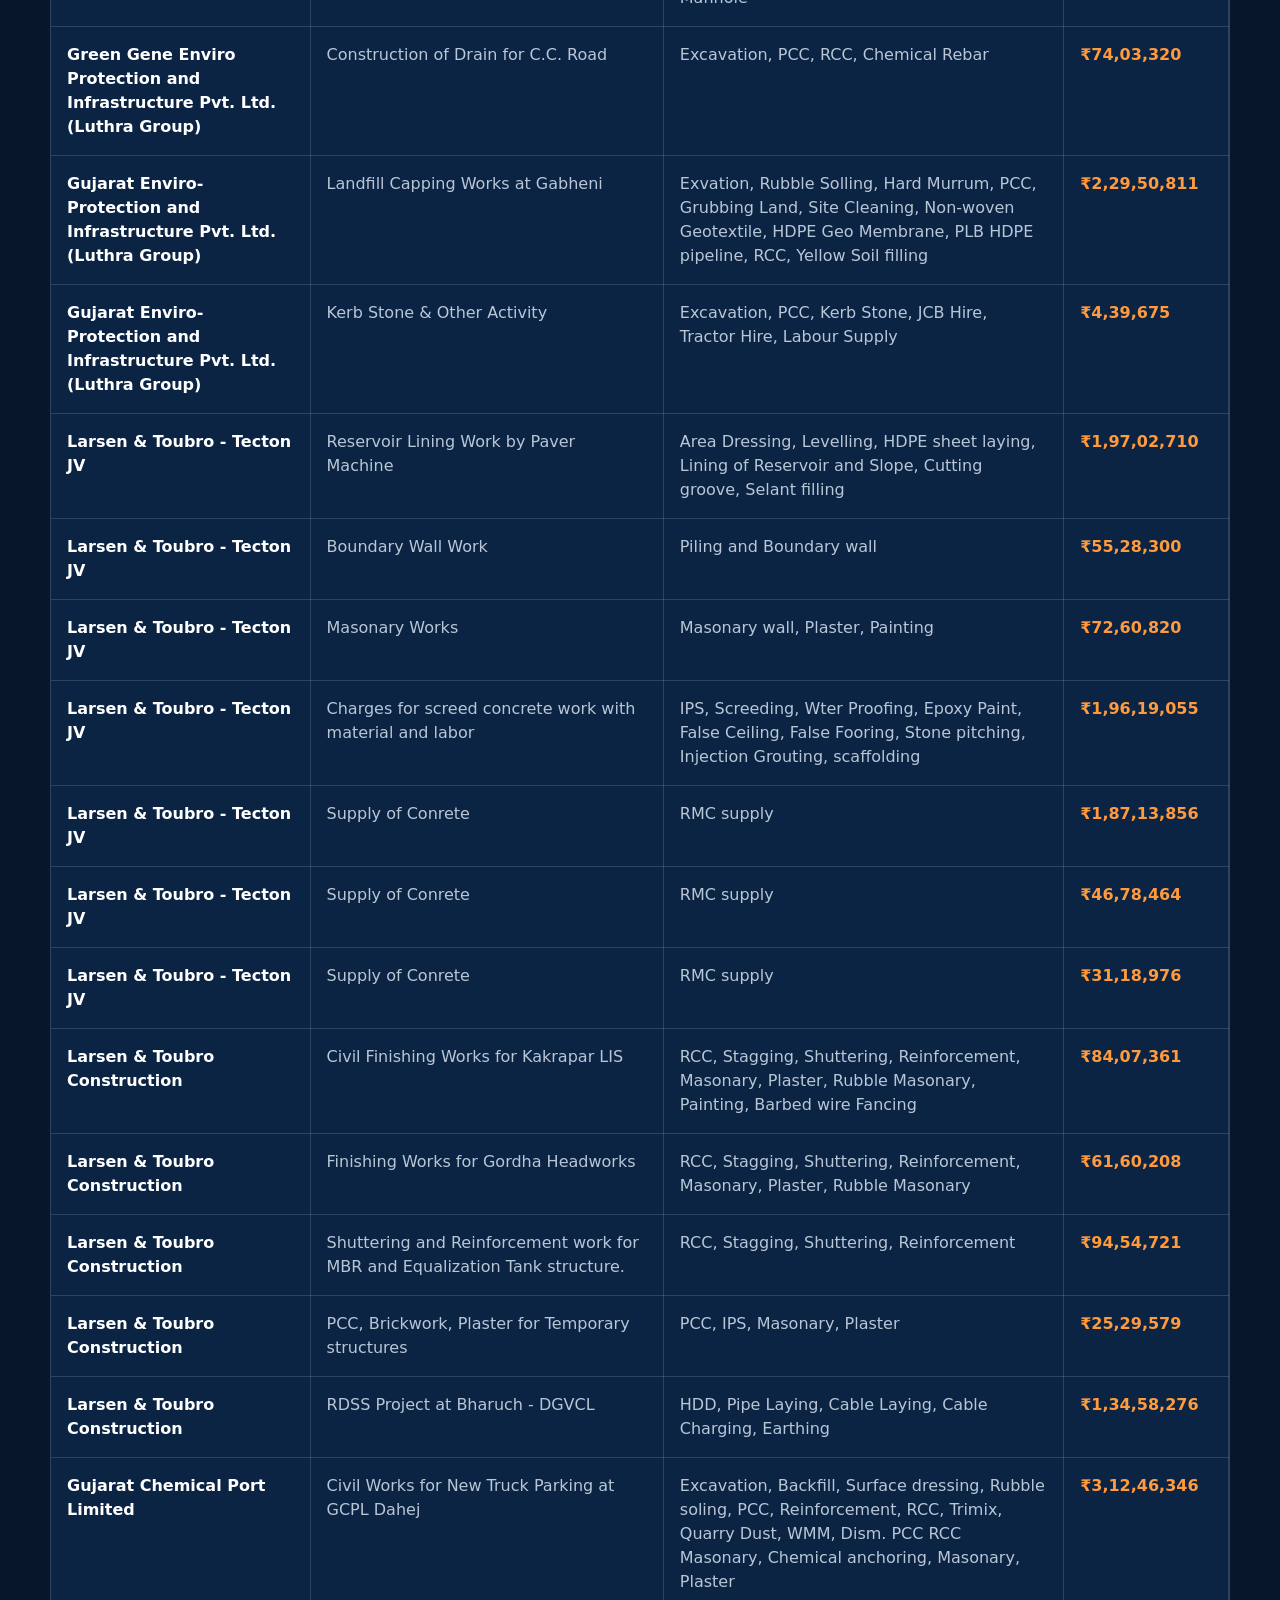
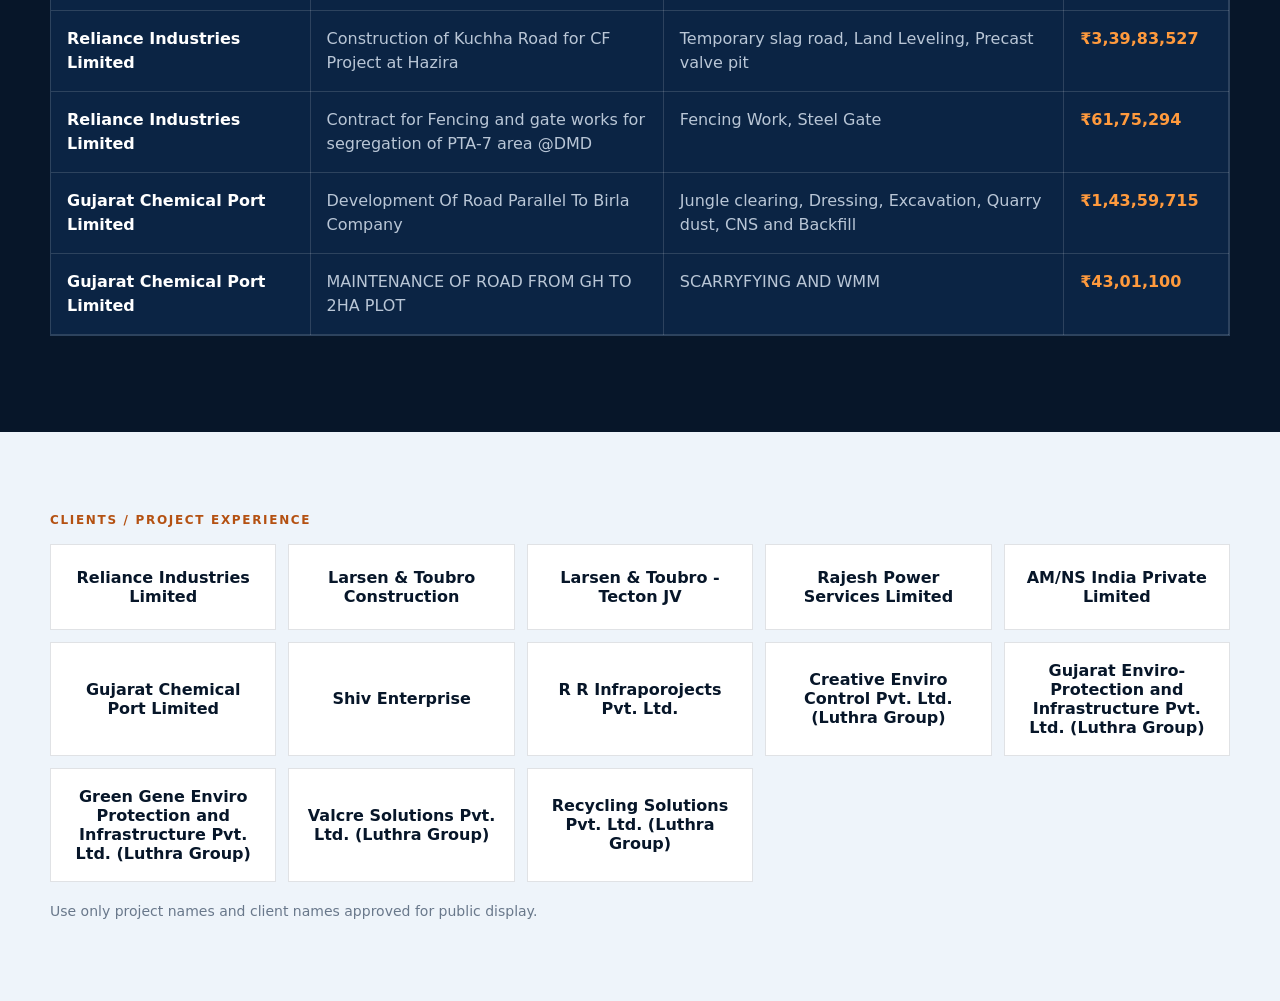
<file: projects.html>
<!doctype html>
<html lang="en">
  <head>
    <!-- Google tag (gtag.js) -->
    <script async src="https://www.googletagmanager.com/gtag/js?id=G-T4Y4LTE9NX"></script>
    <script>
      window.dataLayer = window.dataLayer || [];
      function gtag(){dataLayer.push(arguments);}
      gtag('js', new Date());
      gtag('config', 'G-T4Y4LTE9NX');
    </script>
    <meta charset="utf-8">
    <meta name="viewport" content="width=device-width, initial-scale=1">
    <title>Projects | M/S. Apurv A Kapadia</title>
    <meta name="description" content="Project experience in industrial structures, roads, buildings, underground utilities, HDD and RDSS works by M/S. Apurv A Kapadia.">
    <link rel="stylesheet" href="styles.css">
  </head>
  <body>
    <header class="site-header">
      <a class="brand" href="index.html" aria-label="M/S. Apurv A Kapadia home">
        <img class="brand-logo" src="apurv-logo.png" alt="Apurv logo">
        <span>M/S. Apurv A Kapadia</span>
      </a>
      <button class="nav-toggle" type="button" aria-label="Open navigation" aria-expanded="false"><span></span><span></span><span></span></button>
      <nav class="site-nav" aria-label="Primary navigation">
        <a href="index.html">Home</a><a href="about.html">About</a><a href="services.html">Services</a><a class="active" href="projects.html">Projects</a><a href="safety.html">Safety</a><a href="gallery.html">Gallery</a><a href="careers.html">Careers</a><a href="contact.html">Contact</a>
      </nav>
    </header>
    <main class="page">
      <section class="page-hero section">
        <p class="eyebrow">Projects</p>
        <h1>Project experience across industrial, road, building and utility infrastructure.</h1>
        <p>Representative project categories from the provided experience sheet, with additional highlighted HDD, RMU and overhead cable works.</p>
      </section>
      <section class="section project-grid large">
        <article><h3>Industrial & Plant Civil Works</h3><p>RIL Dahej MAB works, GCPL truck parking, CETP plant works, tank foundations, boundary walls and plant finishing works.</p></article>
        <article><h3>Roads & Pavements</h3><p>Bituminous roads, road widening, paver blocks, kerb stone, WMM, thermoplastic markings and site development roads.</p></article>
        <article><h3>Buildings & RCC Structures</h3><p>Substation buildings, MVR building, RCC tanks, sump construction, masonry, plaster, flooring and finishing works.</p></article>
        <article><h3>Water, Drainage & Environmental Works</h3><p>CETP, landfill capping, reservoir lining, drains, pipelines, HDPE geomembrane and utility civil works.</p></article>
        <article><h3>Underground Electrical & RDSS</h3><p>Cable trench, duct routes, HDPE pipe laying, cable laying, charging, earthing and RDSS Bharuch works.</p></article>
        <article><h3>HDD & Trenchless Crossings</h3><p>HDD capability for crossings where open excavation is restricted or disruptive.</p></article>
      </section>
      <section class="section">
        <div class="section-heading">
          <p class="eyebrow">Highlighted HDD / Electrical Utility Projects</p>
          <h2>Specific underground and electrical infrastructure work experience.</h2>
        </div>
        <div class="project-table">
          <article>
            <div>
              <p class="table-label">Client</p>
              <h3>L&T Construction</h3>
            </div>
            <div>
              <p class="table-label">Work Name</p>
              <p>RDSS Bharuch</p>
            </div>
            <div>
              <p class="table-label">Scope</p>
              <p>HDD work</p>
            </div>
            <div>
              <p class="table-label">WO Value</p>
              <strong>₹1,20,16,317.60</strong>
            </div>
          </article>
          <article>
            <div>
              <p class="table-label">Client</p>
              <h3>Rajesh Power Services Limited</h3>
            </div>
            <div>
              <p class="table-label">Work Name</p>
              <p>Robust Bharuch</p>
            </div>
            <div>
              <p class="table-label">Scope</p>
              <p>HDD, RMU and overhead cable work</p>
            </div>
            <div>
              <p class="table-label">WO Value</p>
              <strong>₹15,50,00,000</strong>
            </div>
          </article>
        </div>
      </section>
      <section class="section">
        <div class="section-heading">
          <p class="eyebrow">Complete Experience From Excel</p>
          <h2>Client-wise work experience, scope and WO value.</h2>
          <p>Data displayed from the uploaded experience sheet: client name, work name, type/scope of work and WO amount.</p>
        </div>
        <div class="client-total-grid">
          <article><span>Shiv Enterprise</span><strong>₹13,82,42,469</strong></article>
          <article><span>Larsen &amp; Toubro - Tecton JV</span><strong>₹7,86,22,182</strong></article>
          <article><span>Reliance Industries Limited</span><strong>₹4,96,15,896</strong></article>
          <article><span>Larsen &amp; Toubro Construction</span><strong>₹4,00,10,145</strong></article>
          <article><span>Gujarat Chemical Port Limited</span><strong>₹4,99,07,161</strong></article>
          <article><span>Gujarat Enviro-Protection and Infrastructure Pvt. Ltd. (Luthra Group)</span><strong>₹2,33,90,486</strong></article>
          <article><span>R R Infraporojects Pvt. Ltd.</span><strong>₹1,88,80,000</strong></article>
          <article><span>AM/NS India Private Limited</span><strong>₹1,46,22,961</strong></article>
          <article><span>Creative Enviro Control Pvt. Ltd. (Luthra Group)</span><strong>₹1,30,33,245</strong></article>
          <article><span>Green Gene Enviro Protection and Infrastructure Pvt. Ltd. (Luthra Group)</span><strong>₹74,03,320</strong></article>
          <article><span>Valcre Solutions Pvt. Ltd. (Luthra Group)</span><strong>₹23,38,581</strong></article>
          <article><span>Recycling Solutions Pvt. Ltd. (Luthra Group)</span><strong>₹1,51,588</strong></article>
        </div>
        <div class="experience-table-wrap" tabindex="0" aria-label="Complete project experience table">
          <table class="experience-table">
            <thead>
              <tr>
                <th>Client Name</th>
                <th>Work Name</th>
                <th>Scope / Type of Work</th>
                <th>WO Value</th>
              </tr>
            </thead>
            <tbody>
              <tr>
                <td>Reliance Industries Limited</td>
                <td>Installation of Landscape Lighting fixtures with Foundation for MAB Project at Dahej</td>
                <td>Street light and bollard fixing</td>
                <td>₹7,54,445</td>
              </tr>
              <tr>
                <td>Reliance Industries Limited</td>
                <td>Hardscape work for MAB Project at Dahej</td>
                <td>Paver Block Pathway, Rubble soling, Kota Tile Edging, Landscaping</td>
                <td>₹87,02,630</td>
              </tr>
              <tr>
                <td>Shiv Enterprise</td>
                <td>Civil And Allied Works In OSBL Areas For New Main Administrative Building At Dahej</td>
                <td>Substation Building, Drain, Cable Trench, Bitumen Road</td>
                <td>₹6,90,61,416</td>
              </tr>
              <tr>
                <td>Shiv Enterprise</td>
                <td>Fire &amp; Gas Detection System, Piping and Electrical works in OSBL areas for New Main Administrative Building at DMD</td>
                <td>Substation and Transformer Ele. work, Cable Trench, Potable and Fire water pipe line with coating and painting.</td>
                <td>₹1,99,09,597</td>
              </tr>
              <tr>
                <td>Shiv Enterprise</td>
                <td>Civil and alied works in ISBL areas for new MAB at DMD.</td>
                <td>MAB PEB Foundation, Dack Slab, Flooring.</td>
                <td>₹4,92,71,456</td>
              </tr>
              <tr>
                <td>AM/NS India Private Limited</td>
                <td>New Railway Gate Installation at NHMT</td>
                <td>Road Widening, Rail Extension, Fabrication of Gate and Fattak</td>
                <td>₹13,80,954</td>
              </tr>
              <tr>
                <td>AM/NS India Private Limited</td>
                <td>Bituminous road construction work for Central Store</td>
                <td>Bitumen Road, Kerb Stone, Slag Base preparation</td>
                <td>₹1,09,49,716</td>
              </tr>
              <tr>
                <td>AM/NS India Private Limited</td>
                <td>Thermoplastic marking and miscellaneous works</td>
                <td>Thermoplast Road marking, Kerb Stone</td>
                <td>₹4,34,476</td>
              </tr>
              <tr>
                <td>AM/NS India Private Limited</td>
                <td>Paver block fixing @ HDRI -Plate mill road</td>
                <td>Road Cutting, Breaking of PQC road, Paver Block and Concreteing</td>
                <td>₹5,62,884</td>
              </tr>
              <tr>
                <td>AM/NS India Private Limited</td>
                <td>Road repair near Logistic Gate</td>
                <td>Road Cutting, Breaking of PQC road, Paver Block, Concreteing, Pothole bituminous premix</td>
                <td>₹12,94,932</td>
              </tr>
              <tr>
                <td>R R Infraporojects Pvt. Ltd.</td>
                <td>Construction work for Sump at East Songadh Bhadbhunja Section RWSS (Package - 1).</td>
                <td>ConstrWater Sump (80,00,000 Liter)</td>
                <td>₹1,88,80,000</td>
              </tr>
              <tr>
                <td>Creative Enviro Control Pvt. Ltd. (Luthra Group)</td>
                <td>Platform of HYPO/HCL Tank at IPDS Project</td>
                <td>Excavation, Rubble soiling, PCC, RCC, Masonary, Plaster, IPS, Chemical Rebar, GSB</td>
                <td>₹12,74,133</td>
              </tr>
              <tr>
                <td>Creative Enviro Control Pvt. Ltd. (Luthra Group)</td>
                <td>MVR Building Construction</td>
                <td>Excavation, Rubble soiling, PCC, RCC, Masonary, Plaster, IPS, Chemical Rebar, GSB, Painting, Aluminium Door, Window, Partition, Waterproofing, GP-2 GroutingFabrication, PPGL Sheeting, sand filling, PVC Drain</td>
                <td>₹99,52,653</td>
              </tr>
              <tr>
                <td>Recycling Solutions Pvt. Ltd. (Luthra Group)</td>
                <td>CC Terrace room</td>
                <td>PCC, RCC, Masonary, Plaster, Chemical Rebar, GI Sheeting</td>
                <td>₹1,51,588</td>
              </tr>
              <tr>
                <td>Creative Enviro Control Pvt. Ltd. (Luthra Group)</td>
                <td>Coagulant Tank Foundation and Other Civil Works</td>
                <td>Excavation, Rubble soiling, PCC, RCC, Auger, Masonary, Plaster, Dismantling Masonary, Chemical Rebar</td>
                <td>₹7,61,732</td>
              </tr>
              <tr>
                <td>Creative Enviro Control Pvt. Ltd. (Luthra Group)</td>
                <td>UFRO Discharge water Network at IPDS Project</td>
                <td>Excavation, Rubble soiling, PCC, RCC, Masonary, Plaster, PVC line, Manhole, Dismantling Masonary, Chemical Rebar</td>
                <td>₹10,44,726</td>
              </tr>
              <tr>
                <td>Valcre Solutions Pvt. Ltd. (Luthra Group)</td>
                <td>Backyard Paver Block</td>
                <td>Yellow Soil filling, GSB, PCC, Paver Block, Old block removing, Demolishing Concrete, Manhole</td>
                <td>₹23,38,581</td>
              </tr>
              <tr>
                <td>Green Gene Enviro Protection and Infrastructure Pvt. Ltd. (Luthra Group)</td>
                <td>Construction of Drain for C.C. Road</td>
                <td>Excavation, PCC, RCC, Chemical Rebar</td>
                <td>₹74,03,320</td>
              </tr>
              <tr>
                <td>Gujarat Enviro-Protection and Infrastructure Pvt. Ltd. (Luthra Group)</td>
                <td>Landfill Capping Works at Gabheni</td>
                <td>Exvation, Rubble Solling, Hard Murrum, PCC, Grubbing Land, Site Cleaning, Non-woven Geotextile, HDPE Geo Membrane, PLB HDPE pipeline, RCC, Yellow Soil filling</td>
                <td>₹2,29,50,811</td>
              </tr>
              <tr>
                <td>Gujarat Enviro-Protection and Infrastructure Pvt. Ltd. (Luthra Group)</td>
                <td>Kerb Stone &amp; Other Activity</td>
                <td>Excavation, PCC, Kerb Stone, JCB Hire, Tractor Hire, Labour Supply</td>
                <td>₹4,39,675</td>
              </tr>
              <tr>
                <td>Larsen &amp; Toubro - Tecton JV</td>
                <td>Reservoir Lining Work by Paver Machine</td>
                <td>Area Dressing, Levelling, HDPE sheet laying, Lining of Reservoir and Slope, Cutting groove, Selant filling</td>
                <td>₹1,97,02,710</td>
              </tr>
              <tr>
                <td>Larsen &amp; Toubro - Tecton JV</td>
                <td>Boundary Wall Work</td>
                <td>Piling and Boundary wall</td>
                <td>₹55,28,300</td>
              </tr>
              <tr>
                <td>Larsen &amp; Toubro - Tecton JV</td>
                <td>Masonary Works</td>
                <td>Masonary wall, Plaster, Painting</td>
                <td>₹72,60,820</td>
              </tr>
              <tr>
                <td>Larsen &amp; Toubro - Tecton JV</td>
                <td>Charges for screed concrete work with material and labor</td>
                <td>IPS, Screeding, Wter Proofing, Epoxy Paint, False Ceiling, False Fooring, Stone pitching, Injection Grouting, scaffolding</td>
                <td>₹1,96,19,055</td>
              </tr>
              <tr>
                <td>Larsen &amp; Toubro - Tecton JV</td>
                <td>Supply of Conrete</td>
                <td>RMC supply</td>
                <td>₹1,87,13,856</td>
              </tr>
              <tr>
                <td>Larsen &amp; Toubro - Tecton JV</td>
                <td>Supply of Conrete</td>
                <td>RMC supply</td>
                <td>₹46,78,464</td>
              </tr>
              <tr>
                <td>Larsen &amp; Toubro - Tecton JV</td>
                <td>Supply of Conrete</td>
                <td>RMC supply</td>
                <td>₹31,18,976</td>
              </tr>
              <tr>
                <td>Larsen &amp; Toubro Construction</td>
                <td>Civil Finishing Works for Kakrapar LIS</td>
                <td>RCC, Stagging, Shuttering, Reinforcement, Masonary, Plaster, Rubble Masonary, Painting, Barbed wire Fancing</td>
                <td>₹84,07,361</td>
              </tr>
              <tr>
                <td>Larsen &amp; Toubro Construction</td>
                <td>Finishing Works for Gordha Headworks</td>
                <td>RCC, Stagging, Shuttering, Reinforcement, Masonary, Plaster, Rubble Masonary</td>
                <td>₹61,60,208</td>
              </tr>
              <tr>
                <td>Larsen &amp; Toubro Construction</td>
                <td>Shuttering and Reinforcement work for MBR and Equalization Tank structure.</td>
                <td>RCC, Stagging, Shuttering, Reinforcement</td>
                <td>₹94,54,721</td>
              </tr>
              <tr>
                <td>Larsen &amp; Toubro Construction</td>
                <td>PCC, Brickwork, Plaster for Temporary structures</td>
                <td>PCC, IPS, Masonary, Plaster</td>
                <td>₹25,29,579</td>
              </tr>
              <tr>
                <td>Larsen &amp; Toubro Construction</td>
                <td>RDSS Project at Bharuch - DGVCL</td>
                <td>HDD, Pipe Laying, Cable Laying, Cable Charging, Earthing</td>
                <td>₹1,34,58,276</td>
              </tr>
              <tr>
                <td>Gujarat Chemical Port Limited</td>
                <td>Civil Works for New Truck Parking at GCPL Dahej</td>
                <td>Excavation, Backfill, Surface dressing, Rubble soling, PCC, Reinforcement, RCC, Trimix, Quarry Dust, WMM, Dism. PCC RCC Masonary, Chemical anchoring, Masonary, Plaster</td>
                <td>₹3,12,46,346</td>
              </tr>
              <tr>
                <td>Reliance Industries Limited</td>
                <td>Construction of Kuchha Road for CF Project at Hazira</td>
                <td>Temporary slag road, Land Leveling, Precast valve pit</td>
                <td>₹3,39,83,527</td>
              </tr>
              <tr>
                <td>Reliance Industries Limited</td>
                <td>Contract for Fencing and gate works for segregation of PTA-7 area @DMD</td>
                <td>Fencing Work, Steel Gate</td>
                <td>₹61,75,294</td>
              </tr>
              <tr>
                <td>Gujarat Chemical Port Limited</td>
                <td>Development Of Road Parallel To Birla Company</td>
                <td>Jungle clearing, Dressing, Excavation, Quarry dust, CNS and Backfill</td>
                <td>₹1,43,59,715</td>
              </tr>
              <tr>
                <td>Gujarat Chemical Port Limited</td>
                <td>MAINTENANCE OF ROAD FROM GH TO 2HA PLOT</td>
                <td>SCARRYFYING AND WMM</td>
                <td>₹43,01,100</td>
              </tr>
            </tbody>
          </table>
        </div>
      </section>
      <section class="client-band">
        <div class="section compact">
          <p class="eyebrow">Clients / Project Experience</p>
          <div class="client-strip">
            <span>Reliance Industries Limited</span><span>Larsen &amp; Toubro Construction</span><span>Larsen &amp; Toubro - Tecton JV</span><span>Rajesh Power Services Limited</span><span>AM/NS India Private Limited</span><span>Gujarat Chemical Port Limited</span><span>Shiv Enterprise</span><span>R R Infraporojects Pvt. Ltd.</span><span>Creative Enviro Control Pvt. Ltd. (Luthra Group)</span><span>Gujarat Enviro-Protection and Infrastructure Pvt. Ltd. (Luthra Group)</span><span>Green Gene Enviro Protection and Infrastructure Pvt. Ltd. (Luthra Group)</span><span>Valcre Solutions Pvt. Ltd. (Luthra Group)</span><span>Recycling Solutions Pvt. Ltd. (Luthra Group)</span>
          </div>
          <p class="fine-print">Use only project names and client names approved for public display.</p>
        </div>
      </section>
    </main>
    <a class="whatsapp" href="https://wa.me/917990243742" aria-label="Chat on WhatsApp">
      <img class="whatsapp-img" src="whatspp.png" alt="WhatsApp">
    </a>
    <script src="script.js"></script>
  </body>
</html>
</file>
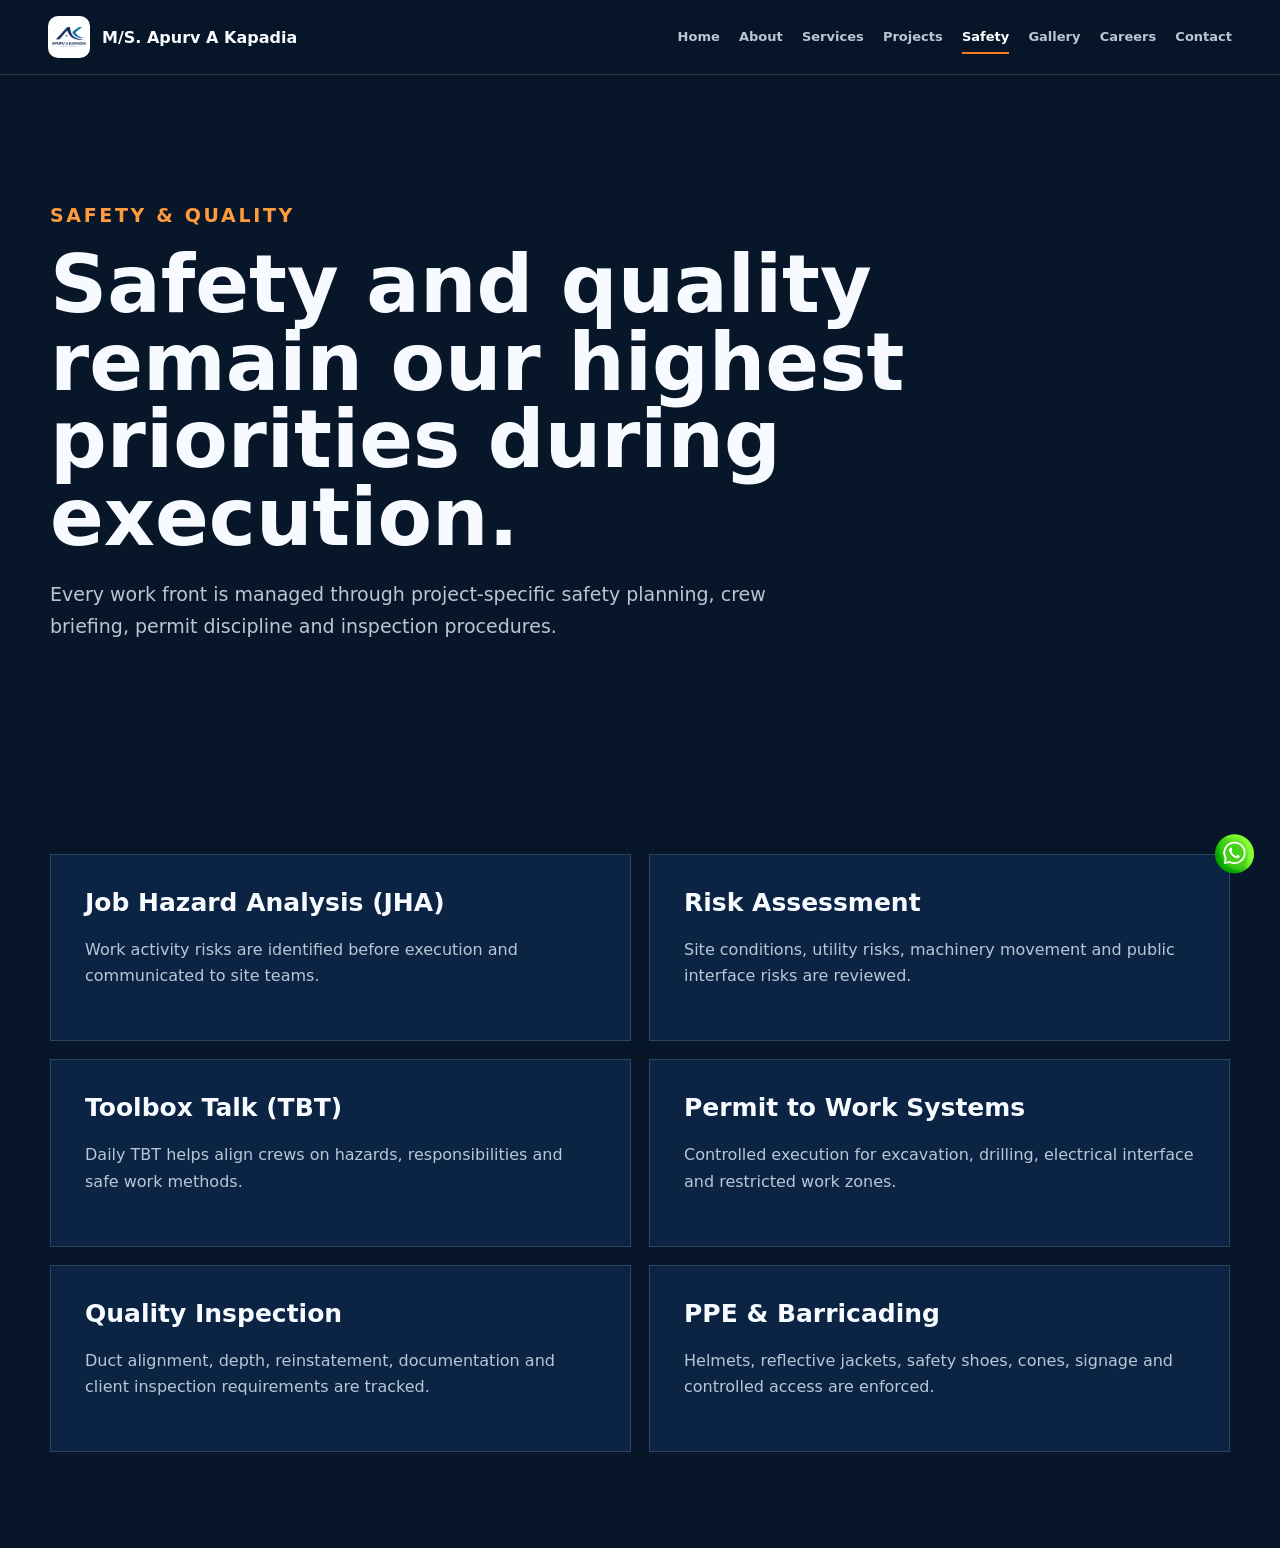
<file: safety.html>
<!doctype html>
<html lang="en">
  <head>
    <!-- Google tag (gtag.js) -->
    <script async src="https://www.googletagmanager.com/gtag/js?id=G-T4Y4LTE9NX"></script>
    <script>
      window.dataLayer = window.dataLayer || [];
      function gtag(){dataLayer.push(arguments);}
      gtag('js', new Date());
      gtag('config', 'G-T4Y4LTE9NX');
    </script>
    <meta charset="utf-8">
    <meta name="viewport" content="width=device-width, initial-scale=1">
    <title>Safety & Quality | M/S. Apurv A Kapadia</title>
    <meta name="description" content="Safety and quality systems including JHA, risk assessment, TBT, permit to work and inspection procedures.">
    <link rel="stylesheet" href="styles.css">
  </head>
  <body>
    <header class="site-header">
      <a class="brand" href="index.html" aria-label="M/S. Apurv A Kapadia home">
        <img class="brand-logo" src="apurv-logo.png" alt="Apurv logo">
        <span>M/S. Apurv A Kapadia</span>
      </a>
      <button class="nav-toggle" type="button" aria-label="Open navigation" aria-expanded="false"><span></span><span></span><span></span></button>
      <nav class="site-nav" aria-label="Primary navigation">
        <a href="index.html">Home</a><a href="about.html">About</a><a href="services.html">Services</a><a href="projects.html">Projects</a><a class="active" href="safety.html">Safety</a><a href="gallery.html">Gallery</a><a href="careers.html">Careers</a><a href="contact.html">Contact</a>
      </nav>
    </header>
    <main class="page">
      <section class="page-hero section">
        <p class="eyebrow">Safety & Quality</p>
        <h1>Safety and quality remain our highest priorities during execution.</h1>
        <p>Every work front is managed through project-specific safety planning, crew briefing, permit discipline and inspection procedures.</p>
      </section>
      <section class="section safety-grid">
        <article><h2>Job Hazard Analysis (JHA)</h2><p>Work activity risks are identified before execution and communicated to site teams.</p></article>
        <article><h2>Risk Assessment</h2><p>Site conditions, utility risks, machinery movement and public interface risks are reviewed.</p></article>
        <article><h2>Toolbox Talk (TBT)</h2><p>Daily TBT helps align crews on hazards, responsibilities and safe work methods.</p></article>
        <article><h2>Permit to Work Systems</h2><p>Controlled execution for excavation, drilling, electrical interface and restricted work zones.</p></article>
        <article><h2>Quality Inspection</h2><p>Duct alignment, depth, reinstatement, documentation and client inspection requirements are tracked.</p></article>
        <article><h2>PPE & Barricading</h2><p>Helmets, reflective jackets, safety shoes, cones, signage and controlled access are enforced.</p></article>
      </section>
    </main>
    <a class="whatsapp" href="https://wa.me/917990243742" aria-label="Chat on WhatsApp">
      <img class="whatsapp-img" src="whatspp.png" alt="WhatsApp">
    </a>
    <script src="script.js"></script>
  </body>
</html>
</file>
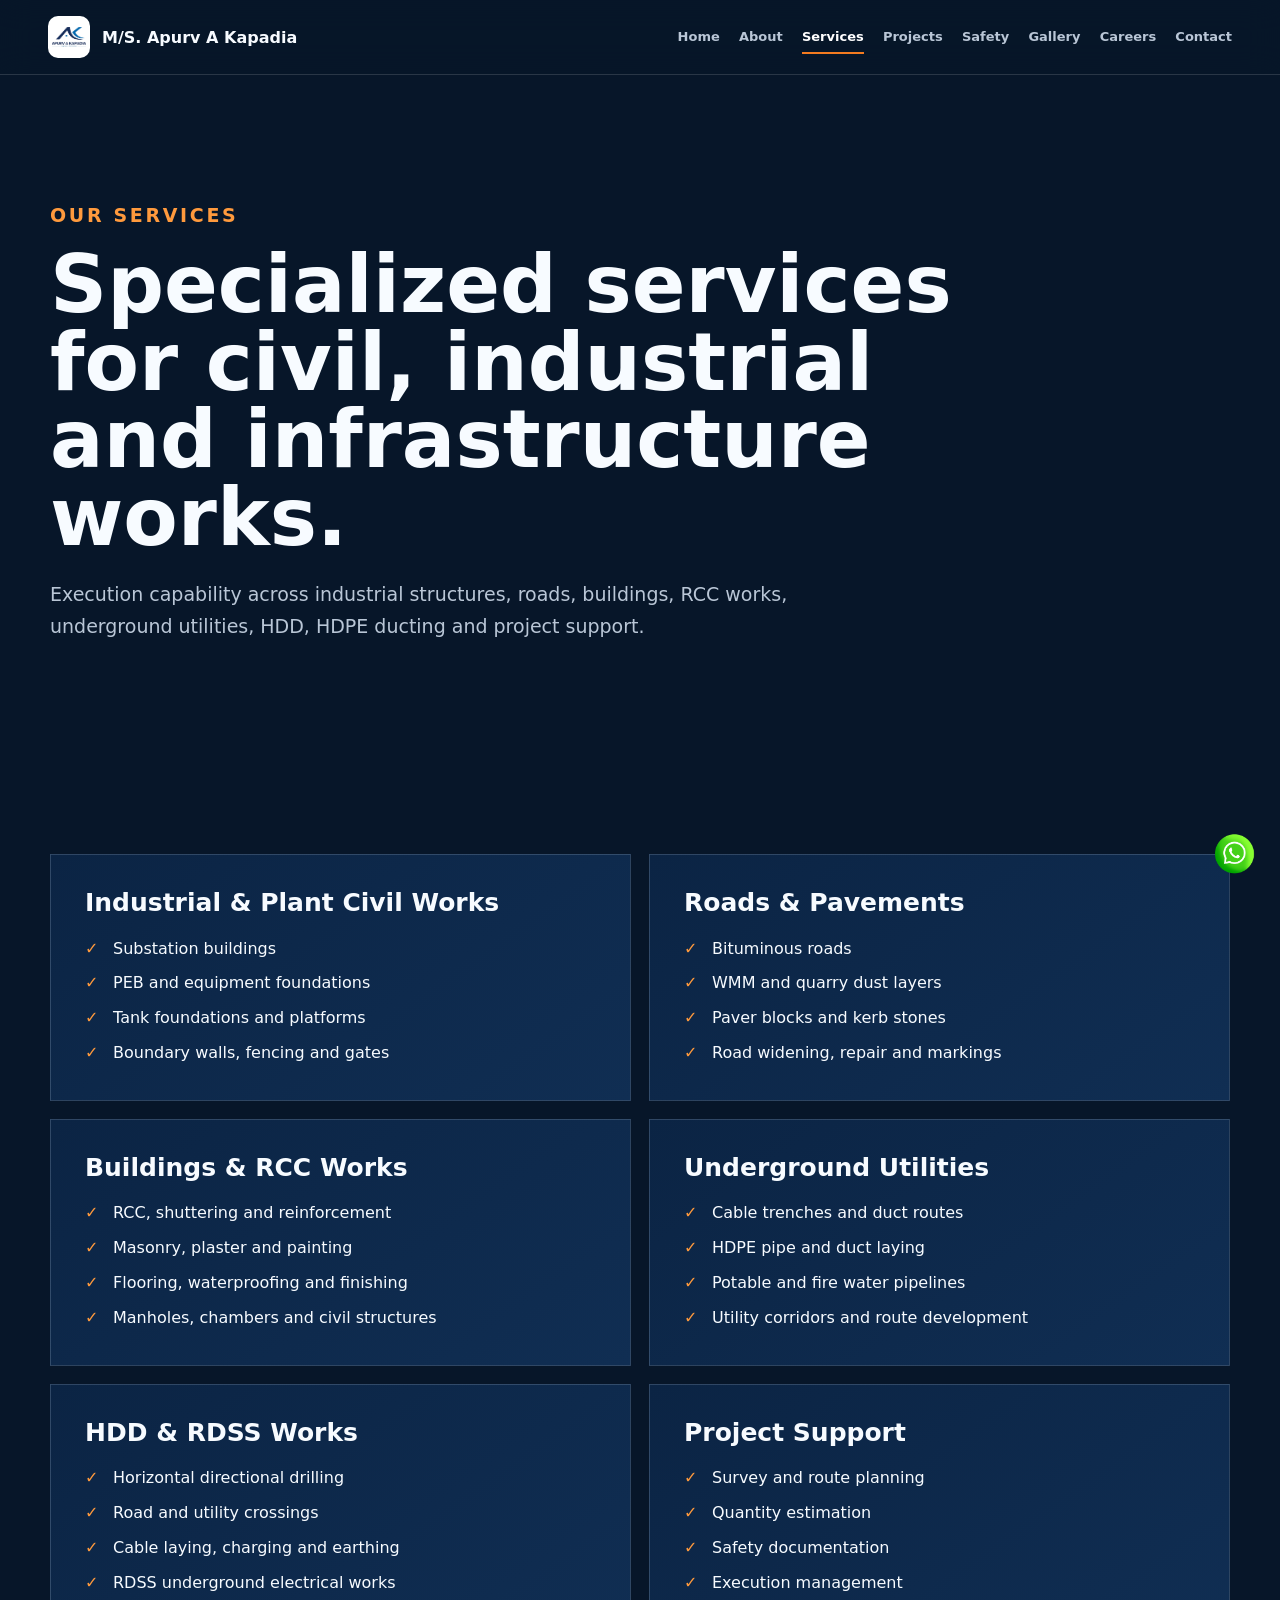
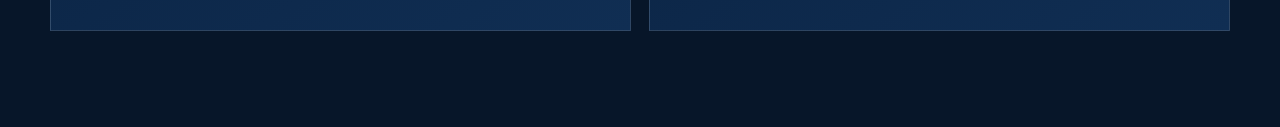
<file: services.html>
<!doctype html>
<html lang="en">
  <head>
    <!-- Google tag (gtag.js) -->
    <script async src="https://www.googletagmanager.com/gtag/js?id=G-T4Y4LTE9NX"></script>
    <script>
      window.dataLayer = window.dataLayer || [];
      function gtag(){dataLayer.push(arguments);}
      gtag('js', new Date());
      gtag('config', 'G-T4Y4LTE9NX');
    </script>
    <meta charset="utf-8">
    <meta name="viewport" content="width=device-width, initial-scale=1">
    <title>Services | M/S. Apurv A Kapadia</title>
    <meta name="description" content="Industrial civil works, road works, building and RCC works, underground utilities, HDD, HDPE duct laying and project support services.">
    <link rel="stylesheet" href="styles.css">
  </head>
  <body>
    <header class="site-header">
      <a class="brand" href="index.html" aria-label="M/S. Apurv A Kapadia home">
        <img class="brand-logo" src="apurv-logo.png" alt="Apurv logo">
        <span>M/S. Apurv A Kapadia</span>
      </a>
      <button class="nav-toggle" type="button" aria-label="Open navigation" aria-expanded="false"><span></span><span></span><span></span></button>
      <nav class="site-nav" aria-label="Primary navigation">
        <a href="index.html">Home</a><a href="about.html">About</a><a class="active" href="services.html">Services</a><a href="projects.html">Projects</a><a href="safety.html">Safety</a><a href="gallery.html">Gallery</a><a href="careers.html">Careers</a><a href="contact.html">Contact</a>
      </nav>
    </header>
    <main class="page">
      <section class="page-hero section">
        <p class="eyebrow">Our Services</p>
        <h1>Specialized services for civil, industrial and infrastructure works.</h1>
        <p>Execution capability across industrial structures, roads, buildings, RCC works, underground utilities, HDD, HDPE ducting and project support.</p>
      </section>
      <section class="section service-list detailed">
        <article><h2>Industrial & Plant Civil Works</h2><ul><li>Substation buildings</li><li>PEB and equipment foundations</li><li>Tank foundations and platforms</li><li>Boundary walls, fencing and gates</li></ul></article>
        <article><h2>Roads & Pavements</h2><ul><li>Bituminous roads</li><li>WMM and quarry dust layers</li><li>Paver blocks and kerb stones</li><li>Road widening, repair and markings</li></ul></article>
        <article><h2>Buildings & RCC Works</h2><ul><li>RCC, shuttering and reinforcement</li><li>Masonry, plaster and painting</li><li>Flooring, waterproofing and finishing</li><li>Manholes, chambers and civil structures</li></ul></article>
        <article><h2>Underground Utilities</h2><ul><li>Cable trenches and duct routes</li><li>HDPE pipe and duct laying</li><li>Potable and fire water pipelines</li><li>Utility corridors and route development</li></ul></article>
        <article><h2>HDD & RDSS Works</h2><ul><li>Horizontal directional drilling</li><li>Road and utility crossings</li><li>Cable laying, charging and earthing</li><li>RDSS underground electrical works</li></ul></article>
        <article><h2>Project Support</h2><ul><li>Survey and route planning</li><li>Quantity estimation</li><li>Safety documentation</li><li>Execution management</li></ul></article>
      </section>
    </main>
    <a class="whatsapp" href="https://wa.me/917990243742" aria-label="Chat on WhatsApp">
      <img class="whatsapp-img" src="whatspp.png" alt="WhatsApp">
    </a>
    <script src="script.js"></script>
  </body>
</html>
</file>
<file: styles.css>
:root {
  color-scheme: dark;
  --navy: #071629;
  --blue: #0b2444;
  --blue-2: #0f355f;
  --orange: #f47b20;
  --orange-2: #ff9a3d;
  --ink: #f7fbff;
  --muted: #b9c6d6;
  --line: rgba(255, 255, 255, 0.14);
  --white: #ffffff;
  --max: 1180px;
  font-family: Inter, ui-sans-serif, system-ui, -apple-system, BlinkMacSystemFont, "Segoe UI", sans-serif;
}

* { box-sizing: border-box; }
html { scroll-behavior: smooth; }
body {
  margin: 0;
  min-width: 320px;
  background: var(--navy);
  color: var(--ink);
}
a { color: inherit; text-decoration: none; }
img { max-width: 100%; display: block; }

.site-header {
  position: fixed;
  z-index: 20;
  inset: 0 0 auto;
  display: flex;
  align-items: center;
  justify-content: space-between;
  gap: 16px;
  padding: 16px clamp(18px, 4vw, 48px);
  background: rgba(7, 22, 41, 0.82);
  border-bottom: 1px solid var(--line);
  backdrop-filter: blur(16px);
}
.brand, .site-nav, .hero-actions, .safety-inner, .contact-panel { display: flex; align-items: center; }
.brand { gap: 12px; font-weight: 800; letter-spacing: 0; }
.brand-logo {
  width: 42px;
  height: 42px;
  border-radius: 10px;
  object-fit: contain;
  background: var(--white);
  padding: 4px;
}
.brand > span {
  display: grid;
  gap: 2px;
}
.hero-logo-large {
  width: 252px; /* 42px * 6 */
  height: 252px;
  object-fit: contain;
  display: block;
  margin: 0 0 12px 0;
}

.contact-logo {
  width: 100%;
  max-width: 320px;
  height: auto;
  display: block;
  align-self: center;
  margin-bottom: 8px;
}

.contact-panel h2 {
  width: 100%;
  text-align: center;
  margin: 0;
}

/* Careers page: use blue contact panels for better contrast */
.careers-page .contact-panel {
  background: var(--blue);
  color: var(--ink);
  border-color: rgba(255,255,255,0.06);
}
.careers-page .contact-panel a:not(.btn) { color: var(--muted); }
.site-nav { gap: clamp(10px, 1.5vw, 20px); color: var(--muted); font-size: 13px; font-weight: 800; }
.site-nav a { padding: 8px 0; border-bottom: 2px solid transparent; }
.site-nav a:hover, .site-nav a.active { color: var(--white); border-color: var(--orange); }
.nav-toggle { display: none; width: 42px; height: 42px; border: 1px solid var(--line); background: transparent; }
.nav-toggle span { display: block; width: 20px; height: 2px; margin: 5px auto; background: var(--white); }

.hero {
  position: relative;
  min-height: 92svh;
  display: grid;
  align-items: end;
  overflow: hidden;
  padding: 130px clamp(20px, 5vw, 70px) clamp(58px, 8vw, 96px);
}
.hero-image, .hero-overlay { position: absolute; inset: 0; width: 100%; height: 100%; }
.hero-image { object-fit: cover; object-position: 64% center; }
.hero-overlay {
  background:
    linear-gradient(90deg, rgba(7, 22, 41, 0.96) 0%, rgba(7, 22, 41, 0.8) 36%, rgba(7, 22, 41, 0.24) 78%),
    linear-gradient(0deg, var(--navy) 0%, rgba(7, 22, 41, 0) 34%);
}
.hero-content { position: relative; z-index: 1; width: min(760px, 100%); }
.eyebrow {
  margin: 0 0 14px;
  color: var(--orange-2);
  font-size: 12px;
  font-weight: 900;
  letter-spacing: 0.14em;
  text-transform: uppercase;
}
h1, h2, h3, p { margin-top: 0; }
h1 { margin-bottom: 22px; font-size: clamp(42px, 6.2vw, 84px); line-height: 0.98; letter-spacing: 0; }
h2 { font-size: clamp(28px, 4vw, 52px); line-height: 1.08; letter-spacing: 0; }
h3 { font-size: 22px; line-height: 1.18; }
p { color: var(--muted); line-height: 1.68; }
.hero p { max-width: 650px; font-size: clamp(17px, 2vw, 21px); }
.hero-lede {
  margin-bottom: 10px;
  color: var(--white);
  font-size: clamp(21px, 2.4vw, 30px) !important;
  font-weight: 850;
  line-height: 1.25 !important;
}
.hero-actions { flex-wrap: wrap; gap: 14px; margin-top: 32px; }
.btn {
  display: inline-flex;
  align-items: center;
  justify-content: center;
  min-height: 48px;
  padding: 0 22px;
  border: 1px solid var(--line);
  font-weight: 850;
}
.btn.primary { background: var(--orange); border-color: var(--orange); color: #160b03; }
.btn.secondary { background: rgba(255, 255, 255, 0.07); color: var(--white); }
.text-link { display: inline-block; margin-top: 12px; color: var(--orange-2); font-weight: 850; }

.section { width: min(var(--max), calc(100% - 40px)); margin: 0 auto; padding: clamp(56px, 8vw, 96px) 0; }
.stats {
  display: grid;
  grid-template-columns: repeat(4, minmax(0, 1fr));
  gap: 1px;
  padding-top: 0;
  background: var(--line);
}
.stat { background: var(--blue); padding: clamp(20px, 3vw, 32px); }
.stat strong { display: block; color: var(--orange-2); font-size: 28px; margin-bottom: 8px; }
.stat span { color: var(--muted); }
.split { display: grid; grid-template-columns: 0.9fr 1.1fr; gap: clamp(32px, 7vw, 88px); align-items: start; }
.copy-block p { font-size: 18px; }
.service-band { background: #eef4fa; color: #071629; }
.service-band p, .service-band .card p { color: #4c5d70; }
.section-heading { max-width: 820px; margin-bottom: 34px; }
.card-grid, .values, .service-list, .safety-grid, .project-grid {
  display: grid;
  grid-template-columns: repeat(2, minmax(0, 1fr));
  gap: 18px;
}
.card, .values article, .service-list article, .safety-grid article, .project-grid article, .contact-panel, .contact-form {
  padding: clamp(22px, 3vw, 34px);
  border: 1px solid var(--line);
  background: var(--blue);
}
.service-band .card { background: var(--white); border-color: rgba(7, 22, 41, 0.12); }
.service-band .text-link.dark { color: #9d4a0f; }

.check-list,
.plain-list,
.service-list ul {
  margin: 0;
  padding: 0;
  list-style: none;
}

.check-list {
  display: grid;
  grid-template-columns: repeat(2, minmax(0, 1fr));
  gap: 12px;
}

.check-list li,
.plain-list li,
.service-list li {
  position: relative;
  padding-left: 28px;
  color: var(--ink);
  line-height: 1.55;
}

.check-list li::before,
.plain-list li::before,
.service-list li::before {
  content: "✓";
  position: absolute;
  left: 0;
  color: var(--orange-2);
  font-weight: 900;
}

.service-list.detailed article {
  background: linear-gradient(145deg, var(--blue), #102e53);
}

.service-list.detailed ul {
  display: grid;
  gap: 10px;
}

.project-grid {
  grid-template-columns: repeat(3, minmax(0, 1fr));
}

.project-grid.large {
  grid-template-columns: repeat(3, minmax(0, 1fr));
}

.project-grid article {
  min-height: 230px;
  background:
    linear-gradient(0deg, rgba(7, 22, 41, 0.94), rgba(7, 22, 41, 0.6)),
    url("civil-infra-hero.png");
  background-size: cover;
  background-position: center;
}

.project-grid article:nth-child(2) { background-position: 72% center; }
.project-grid article:nth-child(3) { background-position: 88% center; }

.client-band {
  background: #eef4fa;
  color: var(--navy);
}

.client-band .section {
  padding-top: clamp(44px, 7vw, 78px);
  padding-bottom: clamp(44px, 7vw, 78px);
}

.client-band .eyebrow { color: #b45112; }

.client-strip {
  display: grid;
  grid-template-columns: repeat(auto-fit, minmax(190px, 1fr));
  gap: 12px;
}

.client-strip span {
  display: grid;
  place-items: center;
  min-height: 86px;
  padding: 18px;
  background: var(--white);
  border: 1px solid rgba(7, 22, 41, 0.12);
  color: var(--navy);
  font-weight: 900;
  text-align: center;
}

.fine-print {
  margin: 18px 0 0;
  color: #69788b;
  font-size: 14px;
}

.project-table {
  display: grid;
  gap: 14px;
}

.project-table article {
  display: grid;
  grid-template-columns: 1.1fr 0.9fr 1fr 0.8fr;
  gap: 1px;
  background: var(--line);
  border: 1px solid var(--line);
}

.project-table article > div {
  min-height: 132px;
  padding: clamp(18px, 2.4vw, 28px);
  background: var(--blue);
}

.project-table h3,
.project-table p {
  margin-bottom: 0;
}

.project-table strong {
  color: var(--orange-2);
  font-size: 22px;
}

.table-label {
  margin-bottom: 10px !important;
  color: var(--muted);
  font-size: 12px;
  font-weight: 900;
  letter-spacing: 0.12em;
  text-transform: uppercase;
}

.client-total-grid {
  display: grid;
  grid-template-columns: repeat(auto-fit, minmax(240px, 1fr));
  gap: 12px;
  margin-bottom: 28px;
}

.client-total-grid article {
  min-height: 112px;
  padding: 20px;
  background: var(--blue);
  border: 1px solid var(--line);
}

.client-total-grid span {
  display: block;
  margin-bottom: 12px;
  color: var(--muted);
  font-weight: 800;
  line-height: 1.35;
}

.client-total-grid strong {
  color: var(--orange-2);
  font-size: 22px;
}

.experience-table-wrap {
  overflow-x: auto;
  border: 1px solid var(--line);
  background: var(--blue);
}

.experience-table {
  width: 100%;
  min-width: 1040px;
  border-collapse: collapse;
}

.experience-table th,
.experience-table td {
  padding: 16px;
  border-bottom: 1px solid var(--line);
  border-right: 1px solid var(--line);
  text-align: left;
  vertical-align: top;
  line-height: 1.5;
}

.experience-table th {
  position: sticky;
  top: 0;
  z-index: 1;
  background: #123763;
  color: var(--white);
  font-size: 12px;
  letter-spacing: 0.1em;
  text-transform: uppercase;
}

.experience-table td {
  color: var(--muted);
}

.experience-table td:first-child,
.experience-table td:last-child {
  color: var(--white);
  font-weight: 850;
}

.experience-table td:first-child {
  width: 22%;
}

.experience-table td:nth-child(2) {
  width: 30%;
}

.experience-table td:nth-child(3) {
  width: 34%;
}

.experience-table td:last-child {
  width: 14%;
  white-space: nowrap;
  color: var(--orange-2);
}

.gallery {
  display: grid;
  grid-template-columns: repeat(4, minmax(0, 1fr));
  gap: 16px;
  margin-bottom: 20px;
}
.gallery.large { grid-template-columns: repeat(3, minmax(0, 1fr)); }
.gallery article {
  position: relative;
  min-height: 250px;
  overflow: hidden;
  background-image: linear-gradient(0deg, rgba(7, 22, 41, 0.92), rgba(7, 22, 41, 0.1)), url("civil-infra-hero.png");
  background-size: cover;
  background-position: center;
  border: 1px solid var(--line);
}
.gallery article:nth-child(2) { background-position: 70% 45%; }
.gallery article:nth-child(3) { background-position: 45% 60%; }
.gallery article:nth-child(4) { background-position: 82% 56%; }
.gallery article:nth-child(5) { background-position: 58% 40%; }
.gallery article:nth-child(6) { background-position: 72% 72%; }
.gallery span {
  position: absolute;
  left: 18px;
  right: 18px;
  bottom: 18px;
  color: var(--white);
  font-weight: 900;
  font-size: 18px;
}
.safety-callout { background: var(--blue-2); }
.safety-inner { justify-content: space-between; gap: 28px; }
.safety-inner h2 { max-width: 760px; }

.page { padding-top: 74px; }
.page-hero { padding-top: clamp(74px, 12vw, 126px); }
.page-hero p { max-width: 760px; font-size: 19px; }
.page-hero h1 {
  max-width: 980px;
}
.values { grid-template-columns: repeat(3, minmax(0, 1fr)); }
.service-list article h2, .safety-grid article h2 { font-size: 25px; }
.contact-layout { display: grid; grid-template-columns: 1.15fr 0.85fr; gap: 22px; align-items: start; }
.contact-form { display: grid; gap: 16px; }
.contact-form label { display: grid; gap: 8px; color: var(--white); font-weight: 800; }
.contact-form input, .contact-form textarea {
  width: 100%;
  border: 1px solid var(--line);
  background: rgba(255, 255, 255, 0.06);
  color: var(--white);
  padding: 14px;
  font: inherit;
}
.contact-panel { flex-direction: column; align-items: flex-start; gap: 14px; }
.contact-panel { flex-direction: column; align-items: flex-start; gap: 14px; background: var(--orange); color: #071629; border-color: rgba(0,0,0,0.06); }
.contact-panel a:not(.btn) { color: inherit; font-weight: 800; }
.contact-panel .fine-print { color: rgba(3,19,33,0.7); }

.contact-link {
  display: inline-flex;
  align-items: center;
  gap: 10px;
  color: var(--muted);
  font-weight: 800;
}
.contact-link .icon {
  width: 18px;
  height: 18px;
  flex: 0 0 18px;
  color: inherit;
}
.whatsapp {
  position: fixed;
  z-index: 30;
  right: 18px;
  bottom: 18px;
  display: inline-flex;
  align-items: center;
  justify-content: center;
  width: 56px;
  height: 56px;
  padding: 0;
  background: transparent;
}

.whatsapp-img {
  width: 100%;
  height: 100%;
  object-fit: contain;
  display: block;
}

@media (max-width: 900px) {
  .nav-toggle { display: block; }
  .site-nav {
    position: absolute;
    top: 75px;
    left: 18px;
    right: 18px;
    display: none;
    flex-direction: column;
    align-items: stretch;
    gap: 0;
    padding: 12px;
    background: var(--blue);
    border: 1px solid var(--line);
  }
  .site-nav.open { display: flex; }
  .site-nav a { padding: 14px; }
  .stats, .gallery, .gallery.large, .card-grid, .values, .service-list, .safety-grid, .project-grid, .project-grid.large, .project-table article, .split, .contact-layout, .client-strip, .check-list {
    grid-template-columns: 1fr;
  }
  .safety-inner { display: grid; align-items: start; }
}

@media (max-width: 560px) {
  .brand span:last-child { max-width: 210px; line-height: 1.1; }
  h1 { font-size: clamp(36px, 13vw, 54px); }
  .hero { min-height: 90svh; padding-left: 20px; padding-right: 20px; }
  .hero-overlay { background: linear-gradient(90deg, rgba(7, 22, 41, 0.96), rgba(7, 22, 41, 0.62)), linear-gradient(0deg, var(--navy), rgba(7, 22, 41, 0)); }
  .btn { width: 100%; }
}
</file>
